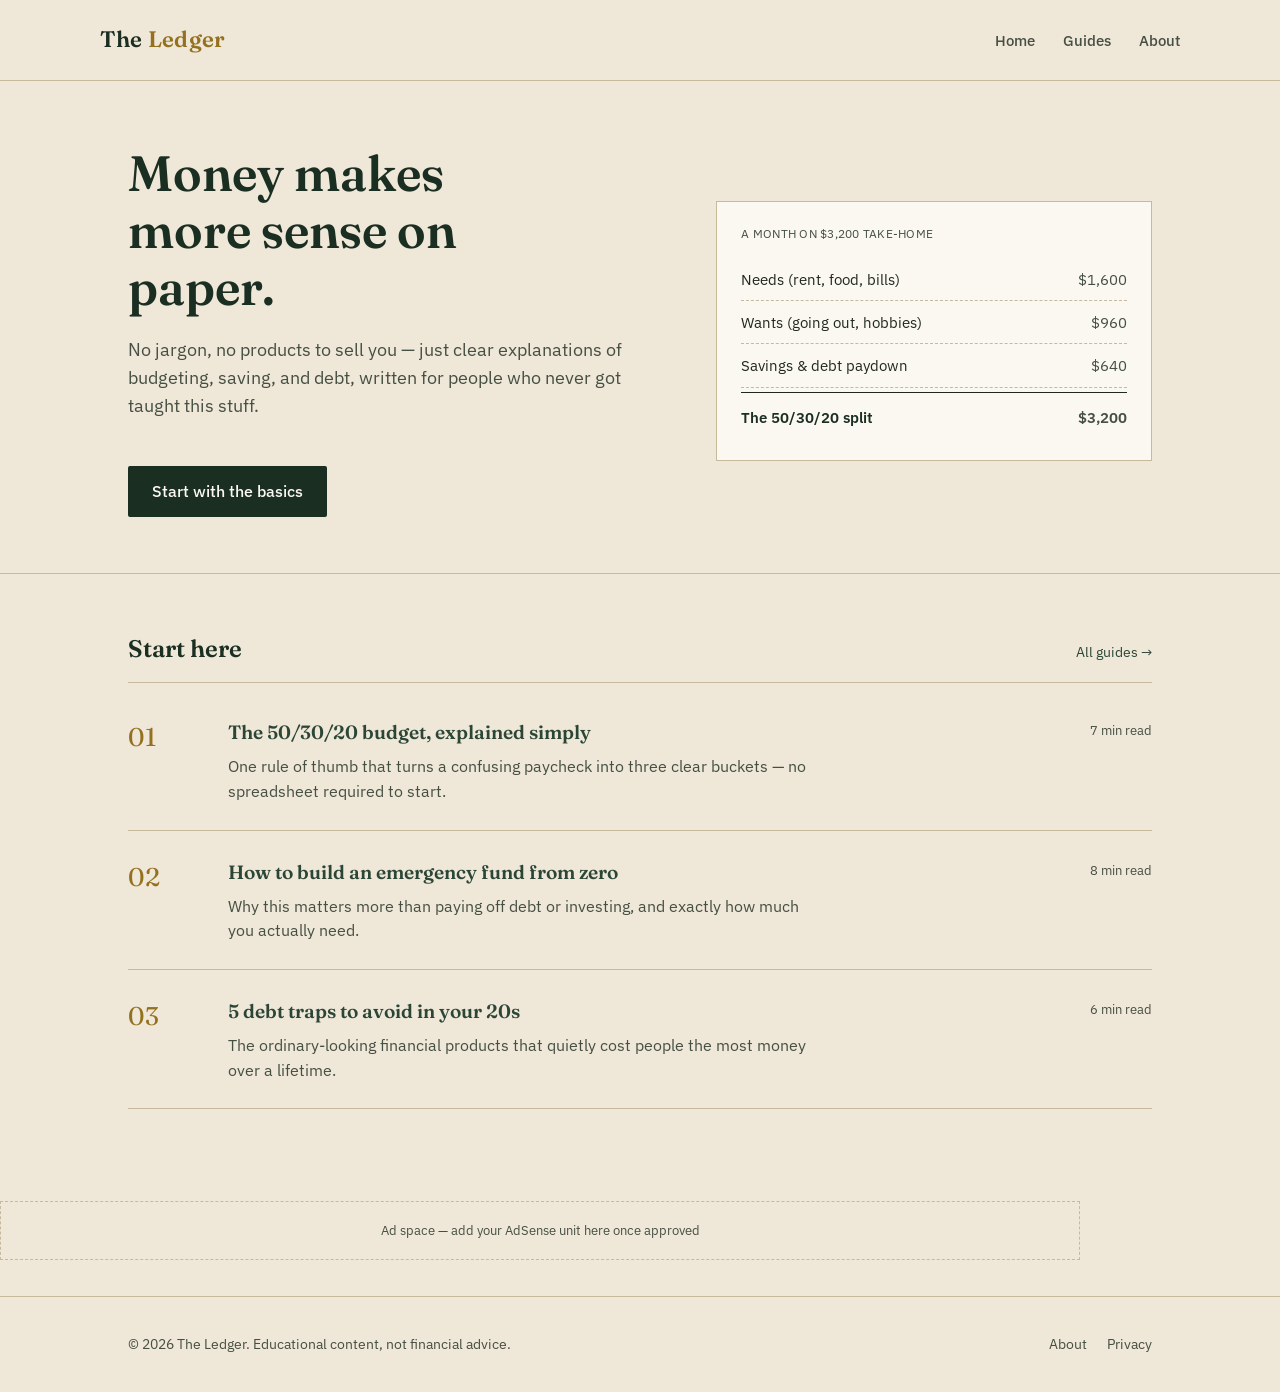
<file: index.html>
<!DOCTYPE html>
<html lang="en">
<head>
<meta charset="UTF-8">
<meta name="viewport" content="width=device-width, initial-scale=1.0">
<title>The Ledger — Personal finance, explained simply</title>
<meta name="description" content="Plain-English guides to budgeting, saving, and avoiding debt — for people who never got taught this stuff.">
<link rel="stylesheet" href="styles.css">
</head>
<body>

<header class="site">
  <div class="wrap nav">
    <a href="index.html" class="brand">The <span>Ledger</span></a>
    <nav class="nav-links">
      <a href="index.html">Home</a>
      <a href="guides.html">Guides</a>
      <a href="about.html">About</a>
    </nav>
  </div>
</header>

<section class="hero">
  <div class="wrap hero-grid">
    <div>
      <h1>Money makes more sense on paper.</h1>
      <p class="lede">No jargon, no products to sell you — just clear explanations of budgeting, saving, and debt, written for people who never got taught this stuff.</p>
      <a href="guides.html" class="cta">Start with the basics</a>
    </div>
    <div class="ledger">
      <div class="ledger-title">A MONTH ON $3,200 TAKE-HOME</div>
      <div class="ledger-row"><span>Needs (rent, food, bills)</span><span class="amt">$1,600</span></div>
      <div class="ledger-row"><span>Wants (going out, hobbies)</span><span class="amt">$960</span></div>
      <div class="ledger-row"><span>Savings & debt paydown</span><span class="amt">$640</span></div>
      <div class="ledger-row total"><span>The 50/30/20 split</span><span class="amt">$3,200</span></div>
    </div>
  </div>
</section>

<section class="section">
  <div class="wrap">
    <div class="section-head">
      <h2>Start here</h2>
      <a href="guides.html">All guides →</a>
    </div>

    <div class="guide-row">
      <div class="num">01</div>
      <div>
        <h3><a href="articles/50-30-20-budget.html">The 50/30/20 budget, explained simply</a></h3>
        <p>One rule of thumb that turns a confusing paycheck into three clear buckets — no spreadsheet required to start.</p>
      </div>
      <div class="tag">7 min read</div>
    </div>

    <div class="guide-row">
      <div class="num">02</div>
      <div>
        <h3><a href="articles/emergency-fund.html">How to build an emergency fund from zero</a></h3>
        <p>Why this matters more than paying off debt or investing, and exactly how much you actually need.</p>
      </div>
      <div class="tag">8 min read</div>
    </div>

    <div class="guide-row">
      <div class="num">03</div>
      <div>
        <h3><a href="articles/debt-traps.html">5 debt traps to avoid in your 20s</a></h3>
        <p>The ordinary-looking financial products that quietly cost people the most money over a lifetime.</p>
      </div>
      <div class="tag">6 min read</div>
    </div>
  </div>
</section>

<div class="ad-slot wrap">Ad space — add your AdSense unit here once approved</div>

<footer class="site">
  <div class="wrap footer-row">
    <div class="fine">© 2026 The Ledger. Educational content, not financial advice.</div>
    <div class="footer-links">
      <a href="about.html">About</a>
      <a href="privacy.html">Privacy</a>
    </div>
  </div>
</footer>

</body>
</html>
</file>
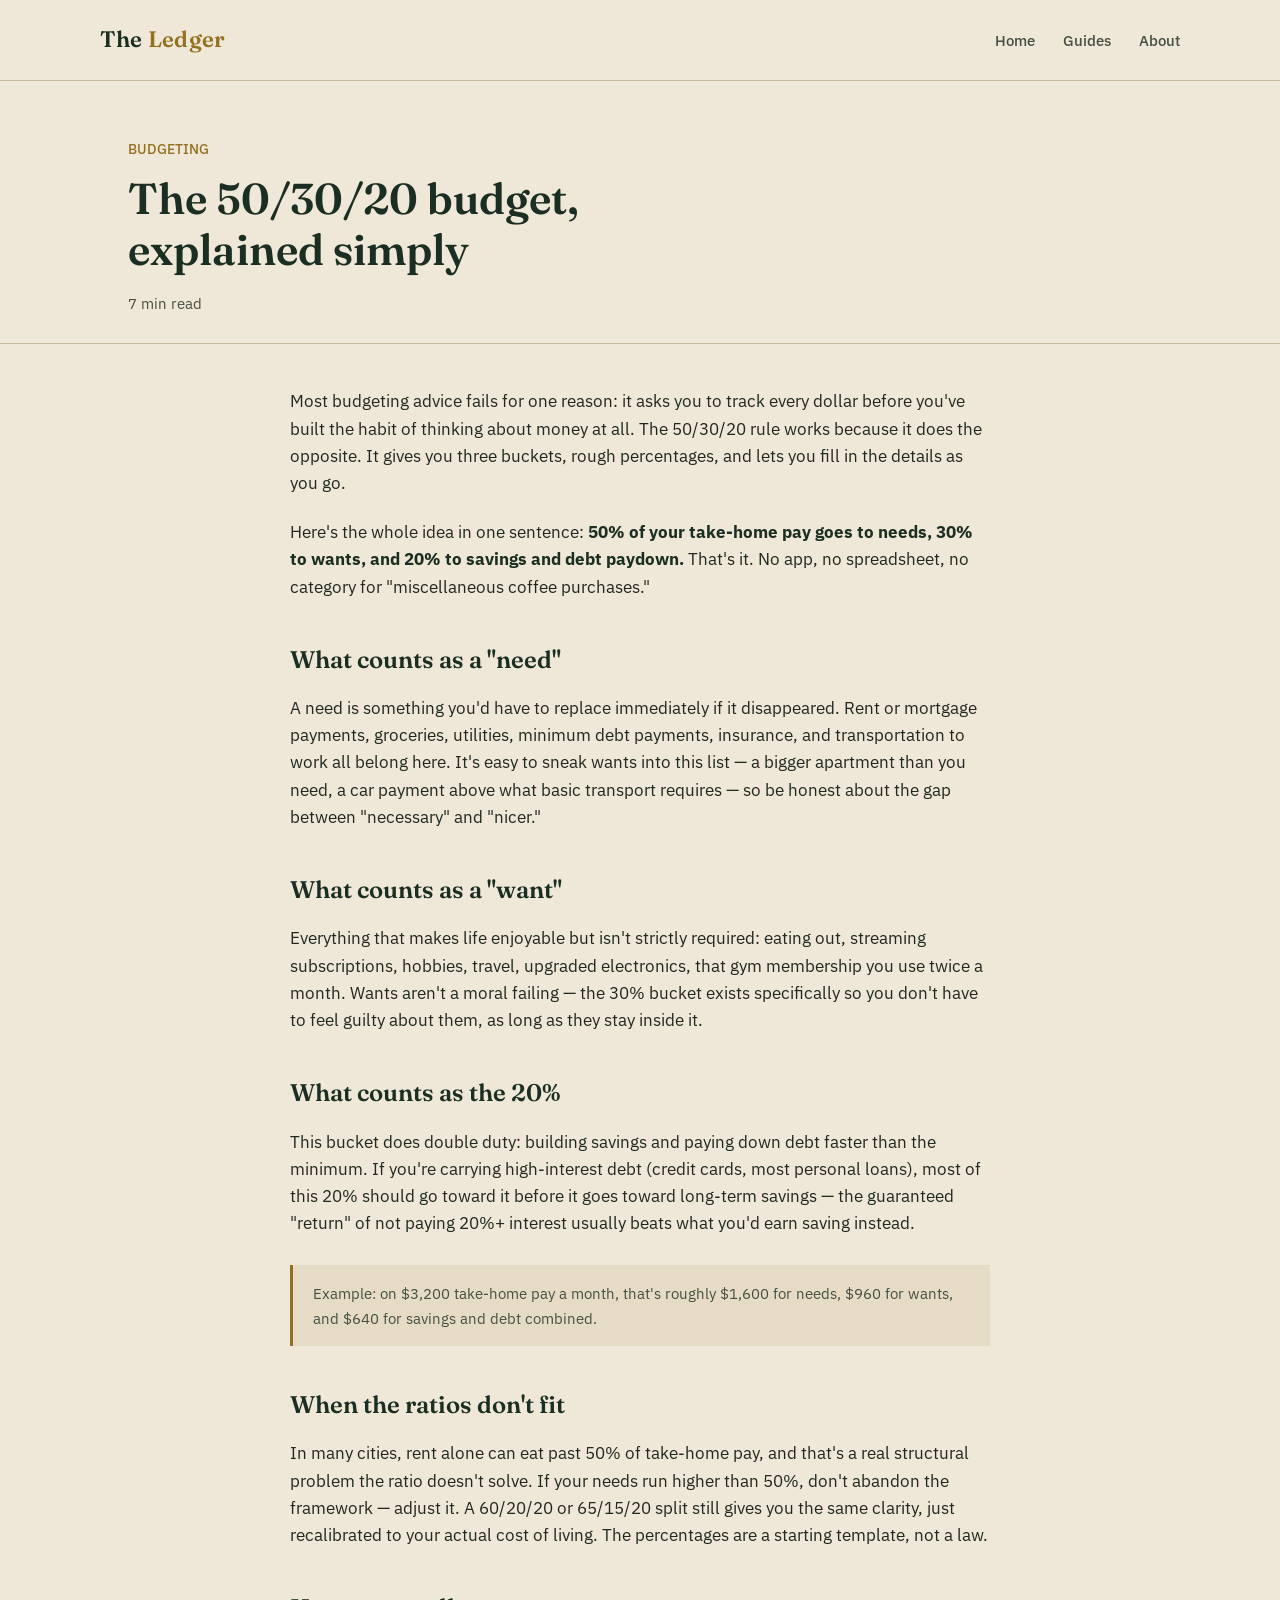
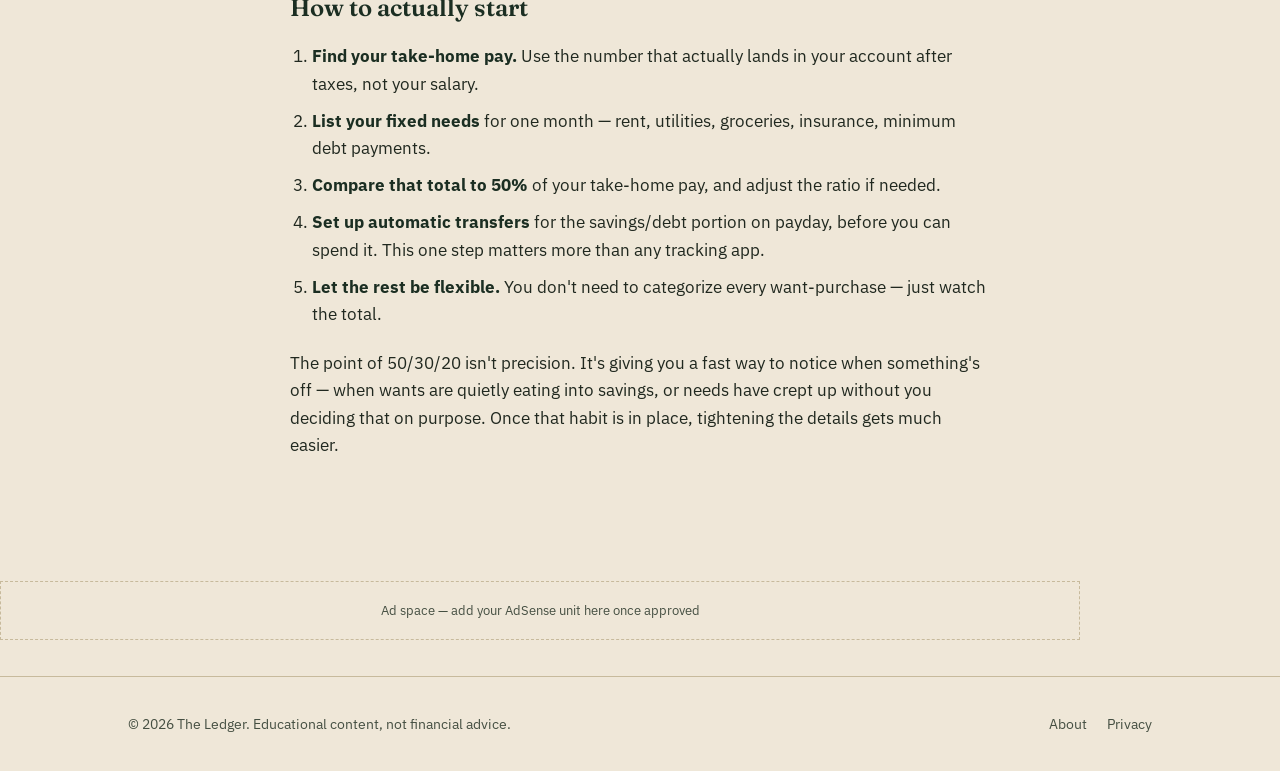
<file: 50-30-20-budget.html>
<!DOCTYPE html>
<html lang="en">
<head>
<meta charset="UTF-8">
<meta name="viewport" content="width=device-width, initial-scale=1.0">
<title>The 50/30/20 budget, explained simply — The Ledger</title>
<meta name="description" content="A plain-English walkthrough of the 50/30/20 budgeting rule, with real numbers and what to do when it doesn't quite fit.">
<link rel="stylesheet" href="../styles.css">
</head>
<body>

<header class="site">
  <div class="wrap nav">
    <a href="../index.html" class="brand">The <span>Ledger</span></a>
    <nav class="nav-links">
      <a href="../index.html">Home</a>
      <a href="../guides.html">Guides</a>
      <a href="../about.html">About</a>
    </nav>
  </div>
</header>

<div class="article-head">
  <div class="wrap">
    <div class="kicker">BUDGETING</div>
    <h1>The 50/30/20 budget, explained simply</h1>
    <div class="meta">7 min read</div>
  </div>
</div>

<div class="article-body wrap">

<p>Most budgeting advice fails for one reason: it asks you to track every dollar before you've built the habit of thinking about money at all. The 50/30/20 rule works because it does the opposite. It gives you three buckets, rough percentages, and lets you fill in the details as you go.</p>

<p>Here's the whole idea in one sentence: <strong>50% of your take-home pay goes to needs, 30% to wants, and 20% to savings and debt paydown.</strong> That's it. No app, no spreadsheet, no category for "miscellaneous coffee purchases."</p>

<h2>What counts as a "need"</h2>
<p>A need is something you'd have to replace immediately if it disappeared. Rent or mortgage payments, groceries, utilities, minimum debt payments, insurance, and transportation to work all belong here. It's easy to sneak wants into this list — a bigger apartment than you need, a car payment above what basic transport requires — so be honest about the gap between "necessary" and "nicer."</p>

<h2>What counts as a "want"</h2>
<p>Everything that makes life enjoyable but isn't strictly required: eating out, streaming subscriptions, hobbies, travel, upgraded electronics, that gym membership you use twice a month. Wants aren't a moral failing — the 30% bucket exists specifically so you don't have to feel guilty about them, as long as they stay inside it.</p>

<h2>What counts as the 20%</h2>
<p>This bucket does double duty: building savings and paying down debt faster than the minimum. If you're carrying high-interest debt (credit cards, most personal loans), most of this 20% should go toward it before it goes toward long-term savings — the guaranteed "return" of not paying 20%+ interest usually beats what you'd earn saving instead.</p>

<div class="callout">
Example: on $3,200 take-home pay a month, that's roughly $1,600 for needs, $960 for wants, and $640 for savings and debt combined.
</div>

<h2>When the ratios don't fit</h2>
<p>In many cities, rent alone can eat past 50% of take-home pay, and that's a real structural problem the ratio doesn't solve. If your needs run higher than 50%, don't abandon the framework — adjust it. A 60/20/20 or 65/15/20 split still gives you the same clarity, just recalibrated to your actual cost of living. The percentages are a starting template, not a law.</p>

<h2>How to actually start</h2>
<ol>
  <li><strong>Find your take-home pay.</strong> Use the number that actually lands in your account after taxes, not your salary.</li>
  <li><strong>List your fixed needs</strong> for one month — rent, utilities, groceries, insurance, minimum debt payments.</li>
  <li><strong>Compare that total to 50%</strong> of your take-home pay, and adjust the ratio if needed.</li>
  <li><strong>Set up automatic transfers</strong> for the savings/debt portion on payday, before you can spend it. This one step matters more than any tracking app.</li>
  <li><strong>Let the rest be flexible.</strong> You don't need to categorize every want-purchase — just watch the total.</li>
</ol>

<p>The point of 50/30/20 isn't precision. It's giving you a fast way to notice when something's off — when wants are quietly eating into savings, or needs have crept up without you deciding that on purpose. Once that habit is in place, tightening the details gets much easier.</p>

</div>

<div class="ad-slot wrap">Ad space — add your AdSense unit here once approved</div>

<footer class="site">
  <div class="wrap footer-row">
    <div class="fine">© 2026 The Ledger. Educational content, not financial advice.</div>
    <div class="footer-links">
      <a href="../about.html">About</a>
      <a href="../privacy.html">Privacy</a>
    </div>
  </div>
</footer>

</body>
</html>
</file>
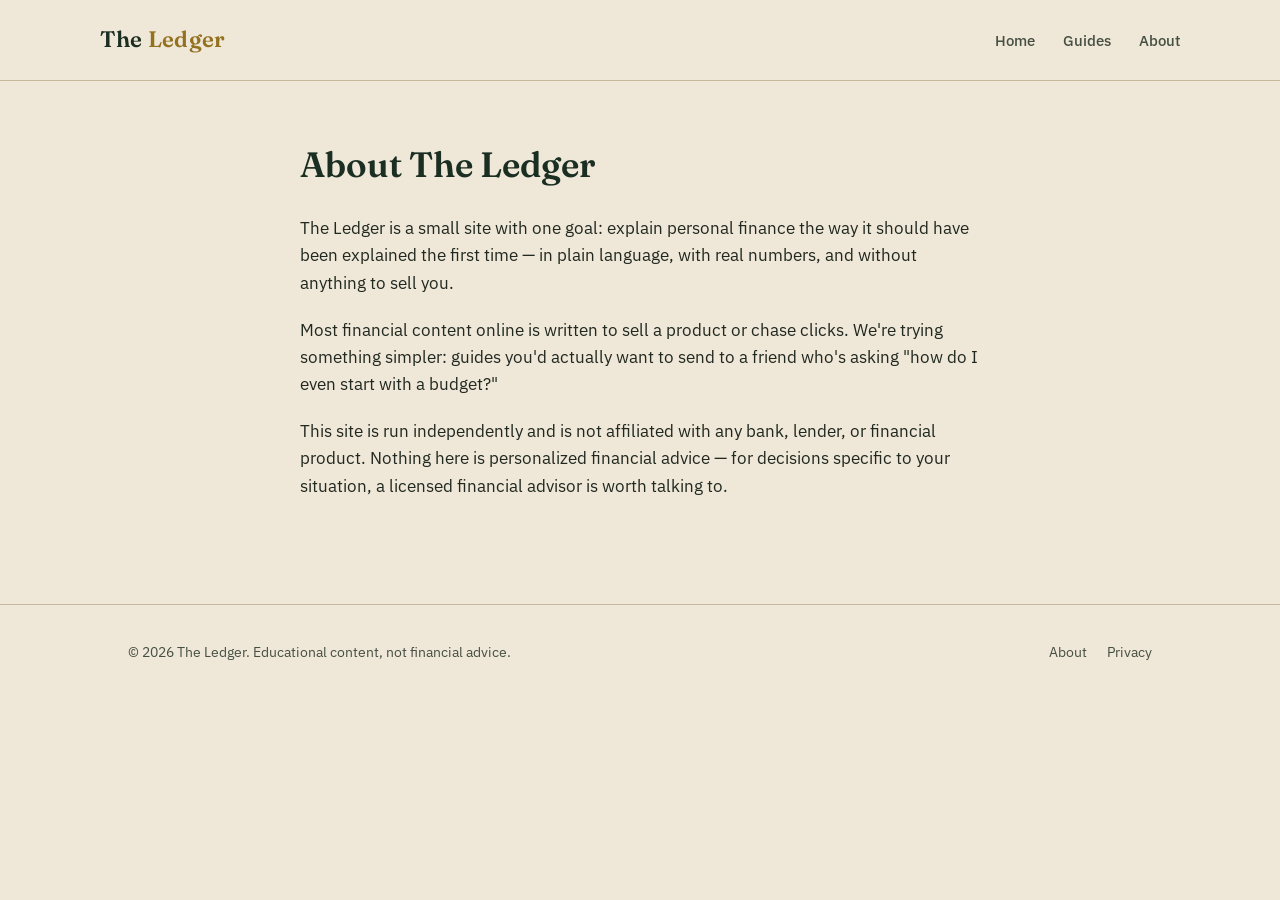
<file: about.html>
<!DOCTYPE html>
<html lang="en">
<head>
<meta charset="UTF-8">
<meta name="viewport" content="width=device-width, initial-scale=1.0">
<title>About — The Ledger</title>
<link rel="stylesheet" href="styles.css">
</head>
<body>

<header class="site">
  <div class="wrap nav">
    <a href="index.html" class="brand">The <span>Ledger</span></a>
    <nav class="nav-links">
      <a href="index.html">Home</a>
      <a href="guides.html">Guides</a>
      <a href="about.html">About</a>
    </nav>
  </div>
</header>

<div class="page-body wrap">
  <h1>About The Ledger</h1>
  <p>The Ledger is a small site with one goal: explain personal finance the way it should have been explained the first time — in plain language, with real numbers, and without anything to sell you.</p>
  <p>Most financial content online is written to sell a product or chase clicks. We're trying something simpler: guides you'd actually want to send to a friend who's asking "how do I even start with a budget?"</p>
  <p>This site is run independently and is not affiliated with any bank, lender, or financial product. Nothing here is personalized financial advice — for decisions specific to your situation, a licensed financial advisor is worth talking to.</p>
</div>

<footer class="site">
  <div class="wrap footer-row">
    <div class="fine">© 2026 The Ledger. Educational content, not financial advice.</div>
    <div class="footer-links">
      <a href="about.html">About</a>
      <a href="privacy.html">Privacy</a>
    </div>
  </div>
</footer>

</body>
</html>
</file>
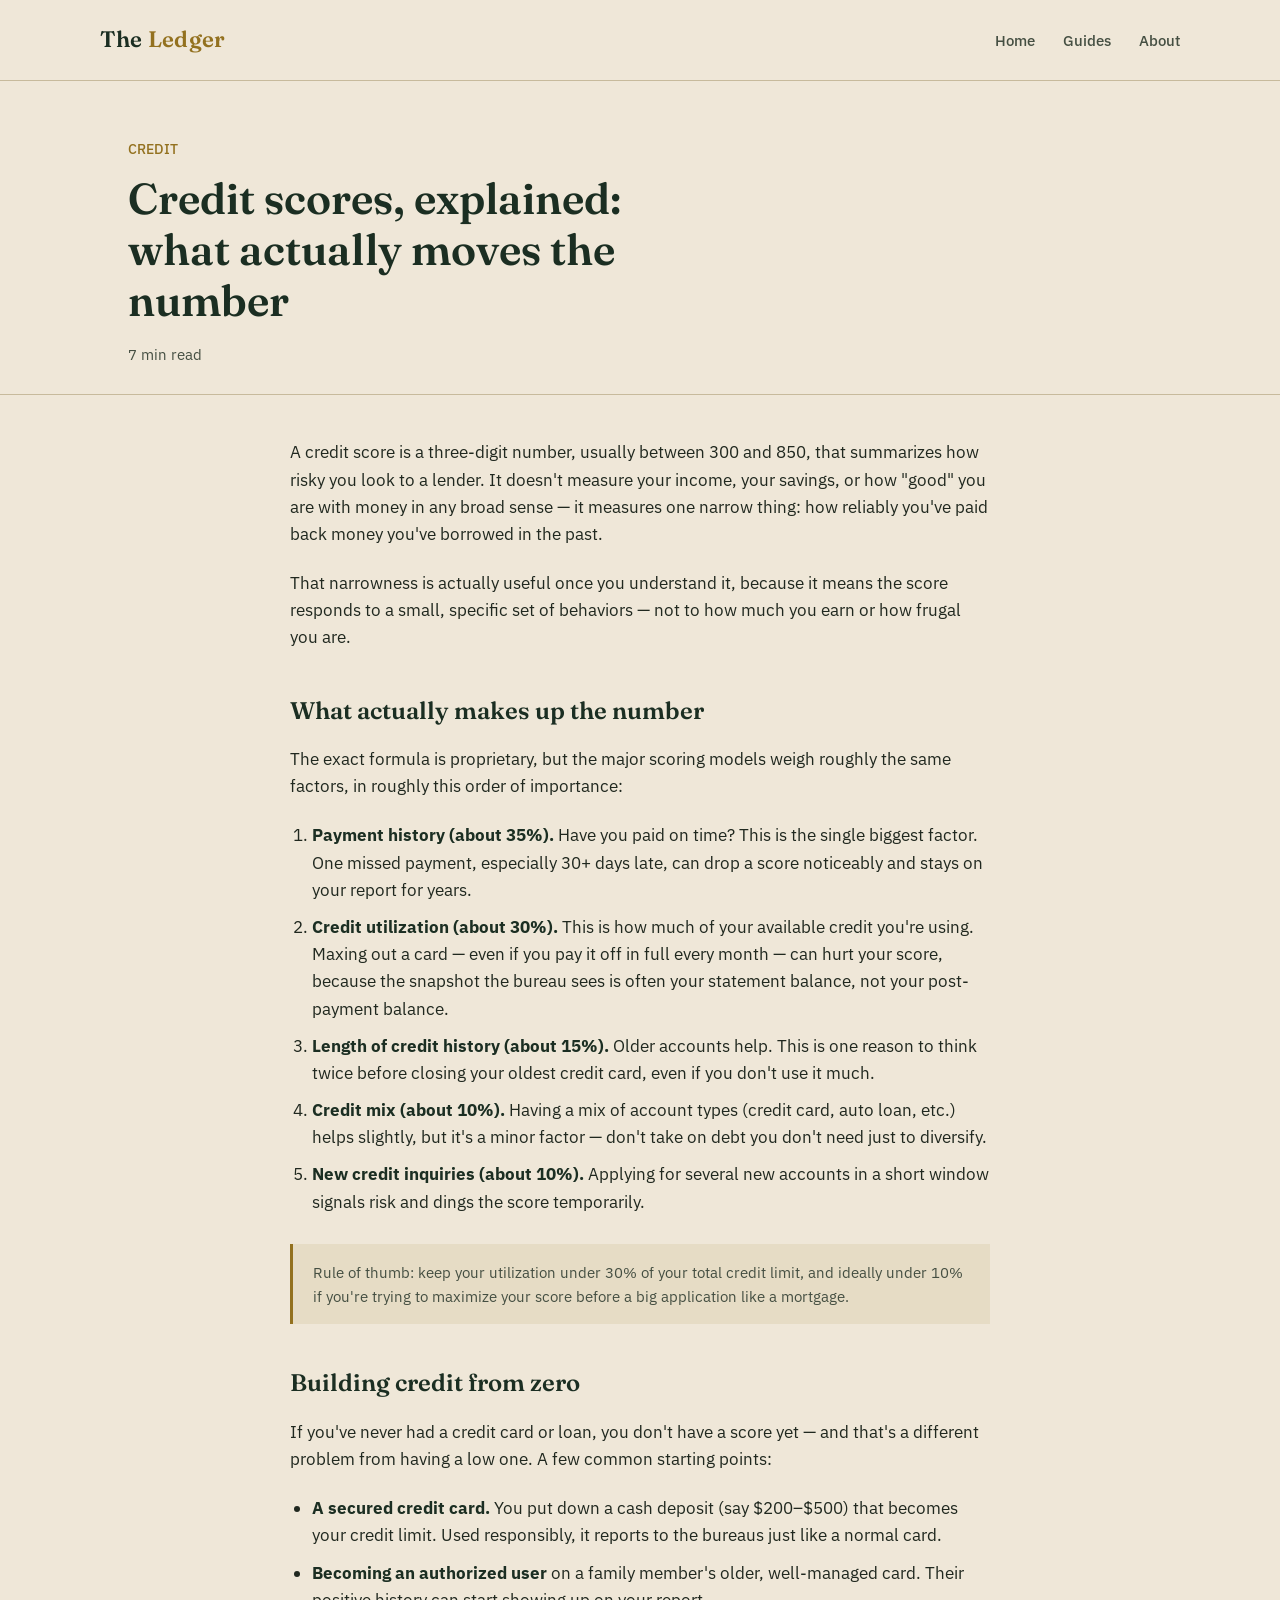
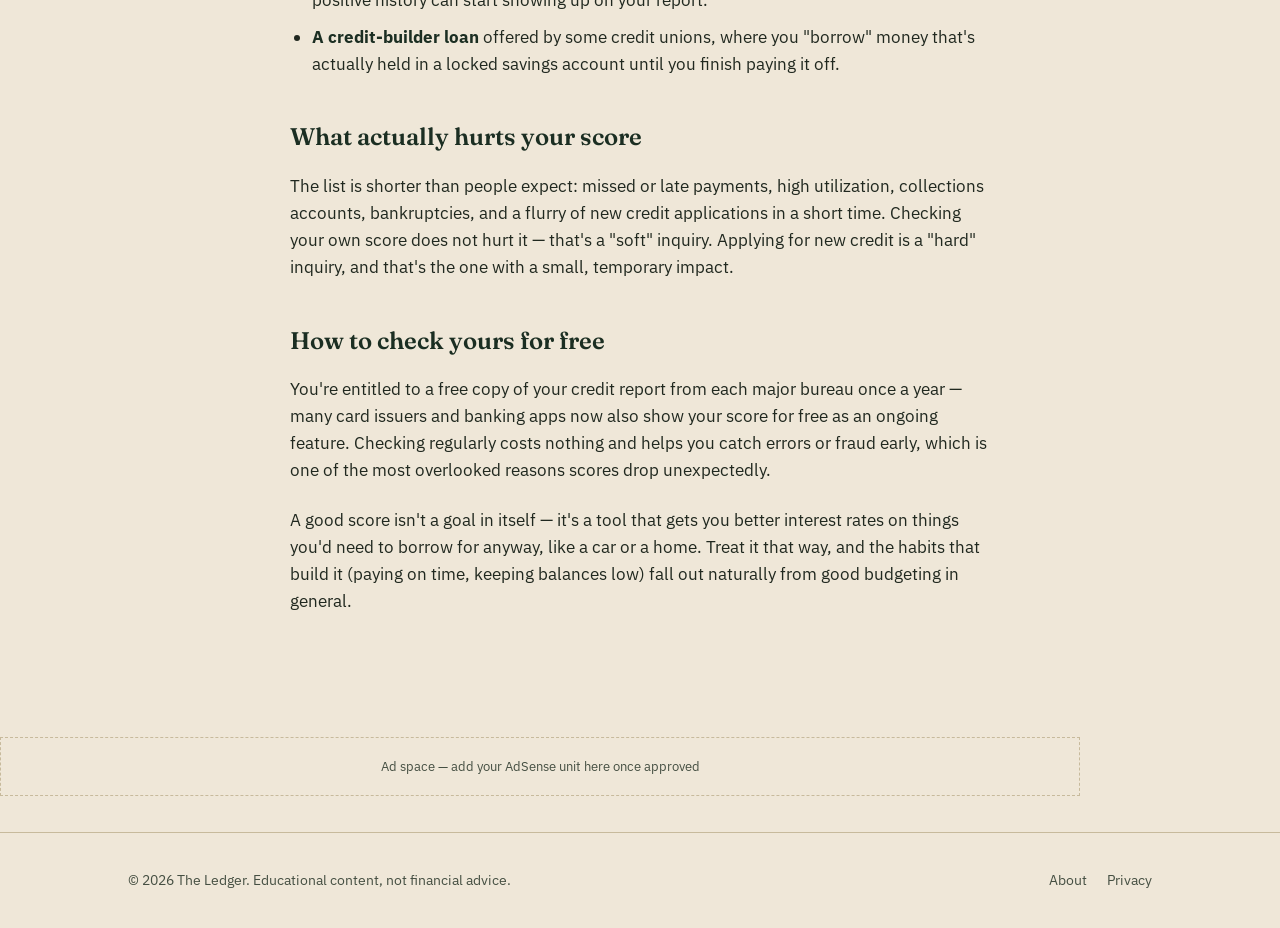
<file: credit-score-basics.html>
<!DOCTYPE html>
<html lang="en">
<head>
<meta charset="UTF-8">
<meta name="viewport" content="width=device-width, initial-scale=1.0">
<title>Credit scores, explained: what actually moves the number — The Ledger</title>
<meta name="description" content="What a credit score actually measures, what moves it up or down, and how to build one from scratch.">
<link rel="stylesheet" href="../styles.css">
</head>
<body>

<header class="site">
  <div class="wrap nav">
    <a href="../index.html" class="brand">The <span>Ledger</span></a>
    <nav class="nav-links">
      <a href="../index.html">Home</a>
      <a href="../guides.html">Guides</a>
      <a href="../about.html">About</a>
    </nav>
  </div>
</header>

<div class="article-head">
  <div class="wrap">
    <div class="kicker">CREDIT</div>
    <h1>Credit scores, explained: what actually moves the number</h1>
    <div class="meta">7 min read</div>
  </div>
</div>

<div class="article-body wrap">

<p>A credit score is a three-digit number, usually between 300 and 850, that summarizes how risky you look to a lender. It doesn't measure your income, your savings, or how "good" you are with money in any broad sense — it measures one narrow thing: how reliably you've paid back money you've borrowed in the past.</p>

<p>That narrowness is actually useful once you understand it, because it means the score responds to a small, specific set of behaviors — not to how much you earn or how frugal you are.</p>

<h2>What actually makes up the number</h2>
<p>The exact formula is proprietary, but the major scoring models weigh roughly the same factors, in roughly this order of importance:</p>

<ol>
  <li><strong>Payment history (about 35%).</strong> Have you paid on time? This is the single biggest factor. One missed payment, especially 30+ days late, can drop a score noticeably and stays on your report for years.</li>
  <li><strong>Credit utilization (about 30%).</strong> This is how much of your available credit you're using. Maxing out a card — even if you pay it off in full every month — can hurt your score, because the snapshot the bureau sees is often your statement balance, not your post-payment balance.</li>
  <li><strong>Length of credit history (about 15%).</strong> Older accounts help. This is one reason to think twice before closing your oldest credit card, even if you don't use it much.</li>
  <li><strong>Credit mix (about 10%).</strong> Having a mix of account types (credit card, auto loan, etc.) helps slightly, but it's a minor factor — don't take on debt you don't need just to diversify.</li>
  <li><strong>New credit inquiries (about 10%).</strong> Applying for several new accounts in a short window signals risk and dings the score temporarily.</li>
</ol>

<div class="callout">
Rule of thumb: keep your utilization under 30% of your total credit limit, and ideally under 10% if you're trying to maximize your score before a big application like a mortgage.
</div>

<h2>Building credit from zero</h2>
<p>If you've never had a credit card or loan, you don't have a score yet — and that's a different problem from having a low one. A few common starting points:</p>
<ul>
  <li><strong>A secured credit card.</strong> You put down a cash deposit (say $200–$500) that becomes your credit limit. Used responsibly, it reports to the bureaus just like a normal card.</li>
  <li><strong>Becoming an authorized user</strong> on a family member's older, well-managed card. Their positive history can start showing up on your report.</li>
  <li><strong>A credit-builder loan</strong> offered by some credit unions, where you "borrow" money that's actually held in a locked savings account until you finish paying it off.</li>
</ul>

<h2>What actually hurts your score</h2>
<p>The list is shorter than people expect: missed or late payments, high utilization, collections accounts, bankruptcies, and a flurry of new credit applications in a short time. Checking your own score does not hurt it — that's a "soft" inquiry. Applying for new credit is a "hard" inquiry, and that's the one with a small, temporary impact.</p>

<h2>How to check yours for free</h2>
<p>You're entitled to a free copy of your credit report from each major bureau once a year — many card issuers and banking apps now also show your score for free as an ongoing feature. Checking regularly costs nothing and helps you catch errors or fraud early, which is one of the most overlooked reasons scores drop unexpectedly.</p>

<p>A good score isn't a goal in itself — it's a tool that gets you better interest rates on things you'd need to borrow for anyway, like a car or a home. Treat it that way, and the habits that build it (paying on time, keeping balances low) fall out naturally from good budgeting in general.</p>

</div>

<div class="ad-slot wrap">Ad space — add your AdSense unit here once approved</div>

<footer class="site">
  <div class="wrap footer-row">
    <div class="fine">© 2026 The Ledger. Educational content, not financial advice.</div>
    <div class="footer-links">
      <a href="../about.html">About</a>
      <a href="../privacy.html">Privacy</a>
    </div>
  </div>
</footer>

</body>
</html>
</file>
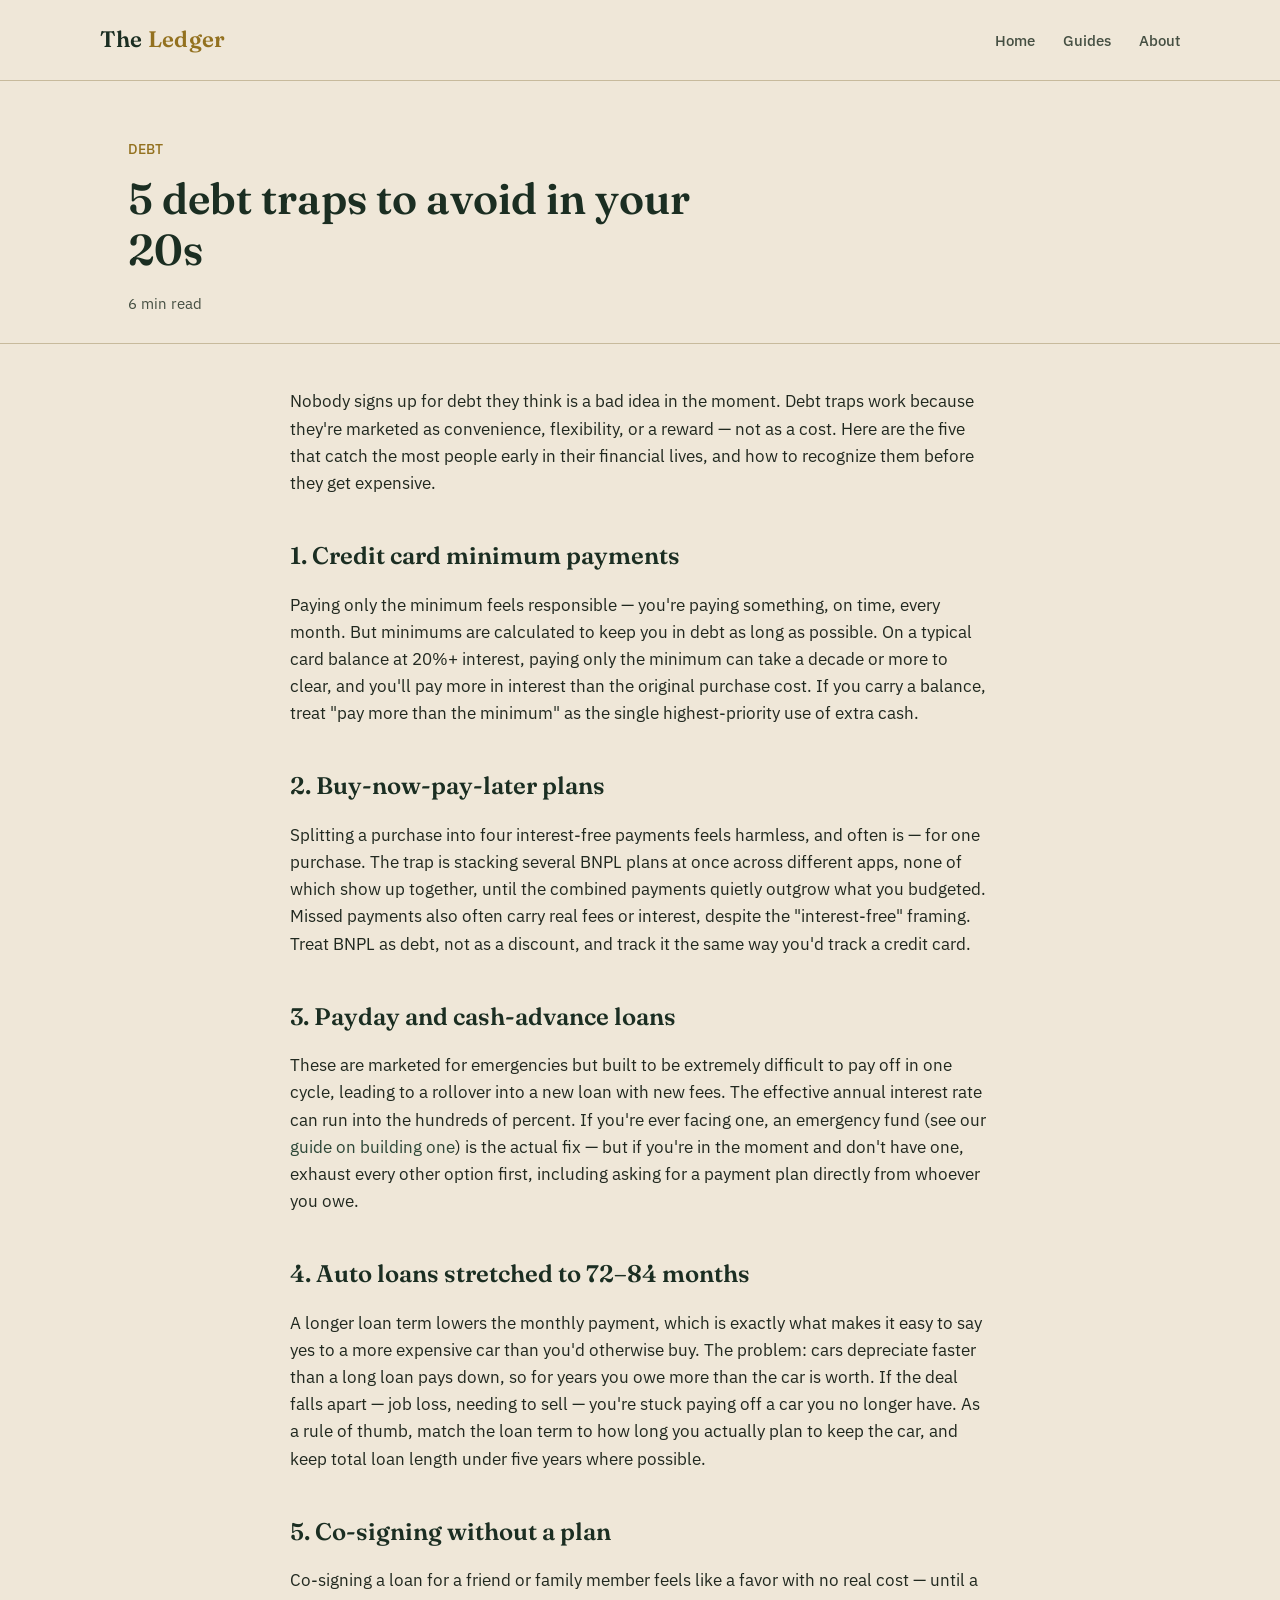
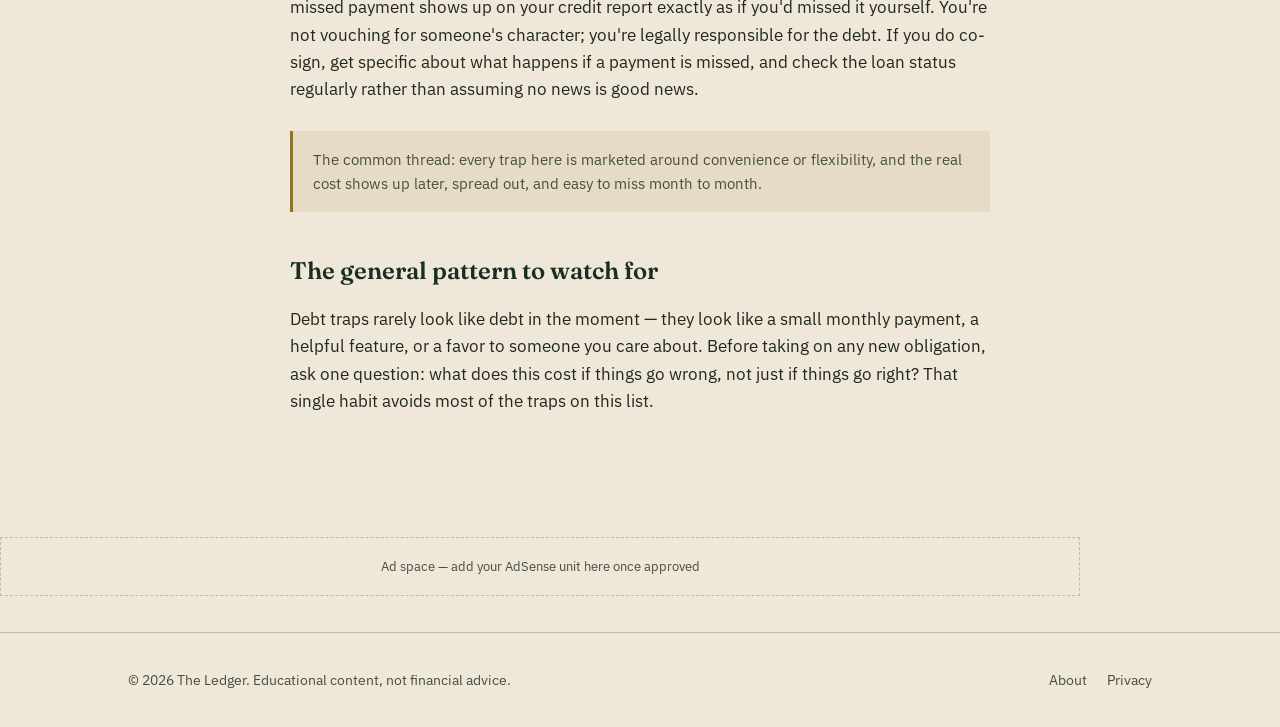
<file: debt-traps.html>
<!DOCTYPE html>
<html lang="en">
<head>
<meta charset="UTF-8">
<meta name="viewport" content="width=device-width, initial-scale=1.0">
<title>5 debt traps to avoid in your 20s — The Ledger</title>
<meta name="description" content="The ordinary-looking financial products that quietly cost people the most money over a lifetime.">
<link rel="stylesheet" href="../styles.css">
</head>
<body>

<header class="site">
  <div class="wrap nav">
    <a href="../index.html" class="brand">The <span>Ledger</span></a>
    <nav class="nav-links">
      <a href="../index.html">Home</a>
      <a href="../guides.html">Guides</a>
      <a href="../about.html">About</a>
    </nav>
  </div>
</header>

<div class="article-head">
  <div class="wrap">
    <div class="kicker">DEBT</div>
    <h1>5 debt traps to avoid in your 20s</h1>
    <div class="meta">6 min read</div>
  </div>
</div>

<div class="article-body wrap">

<p>Nobody signs up for debt they think is a bad idea in the moment. Debt traps work because they're marketed as convenience, flexibility, or a reward — not as a cost. Here are the five that catch the most people early in their financial lives, and how to recognize them before they get expensive.</p>

<h2>1. Credit card minimum payments</h2>
<p>Paying only the minimum feels responsible — you're paying something, on time, every month. But minimums are calculated to keep you in debt as long as possible. On a typical card balance at 20%+ interest, paying only the minimum can take a decade or more to clear, and you'll pay more in interest than the original purchase cost. If you carry a balance, treat "pay more than the minimum" as the single highest-priority use of extra cash.</p>

<h2>2. Buy-now-pay-later plans</h2>
<p>Splitting a purchase into four interest-free payments feels harmless, and often is — for one purchase. The trap is stacking several BNPL plans at once across different apps, none of which show up together, until the combined payments quietly outgrow what you budgeted. Missed payments also often carry real fees or interest, despite the "interest-free" framing. Treat BNPL as debt, not as a discount, and track it the same way you'd track a credit card.</p>

<h2>3. Payday and cash-advance loans</h2>
<p>These are marketed for emergencies but built to be extremely difficult to pay off in one cycle, leading to a rollover into a new loan with new fees. The effective annual interest rate can run into the hundreds of percent. If you're ever facing one, an emergency fund (see our <a href="emergency-fund.html">guide on building one</a>) is the actual fix — but if you're in the moment and don't have one, exhaust every other option first, including asking for a payment plan directly from whoever you owe.</p>

<h2>4. Auto loans stretched to 72–84 months</h2>
<p>A longer loan term lowers the monthly payment, which is exactly what makes it easy to say yes to a more expensive car than you'd otherwise buy. The problem: cars depreciate faster than a long loan pays down, so for years you owe more than the car is worth. If the deal falls apart — job loss, needing to sell — you're stuck paying off a car you no longer have. As a rule of thumb, match the loan term to how long you actually plan to keep the car, and keep total loan length under five years where possible.</p>

<h2>5. Co-signing without a plan</h2>
<p>Co-signing a loan for a friend or family member feels like a favor with no real cost — until a missed payment shows up on your credit report exactly as if you'd missed it yourself. You're not vouching for someone's character; you're legally responsible for the debt. If you do co-sign, get specific about what happens if a payment is missed, and check the loan status regularly rather than assuming no news is good news.</p>

<div class="callout">
The common thread: every trap here is marketed around convenience or flexibility, and the real cost shows up later, spread out, and easy to miss month to month.
</div>

<h2>The general pattern to watch for</h2>
<p>Debt traps rarely look like debt in the moment — they look like a small monthly payment, a helpful feature, or a favor to someone you care about. Before taking on any new obligation, ask one question: what does this cost if things go wrong, not just if things go right? That single habit avoids most of the traps on this list.</p>

</div>

<div class="ad-slot wrap">Ad space — add your AdSense unit here once approved</div>

<footer class="site">
  <div class="wrap footer-row">
    <div class="fine">© 2026 The Ledger. Educational content, not financial advice.</div>
    <div class="footer-links">
      <a href="../about.html">About</a>
      <a href="../privacy.html">Privacy</a>
    </div>
  </div>
</footer>

</body>
</html>
</file>
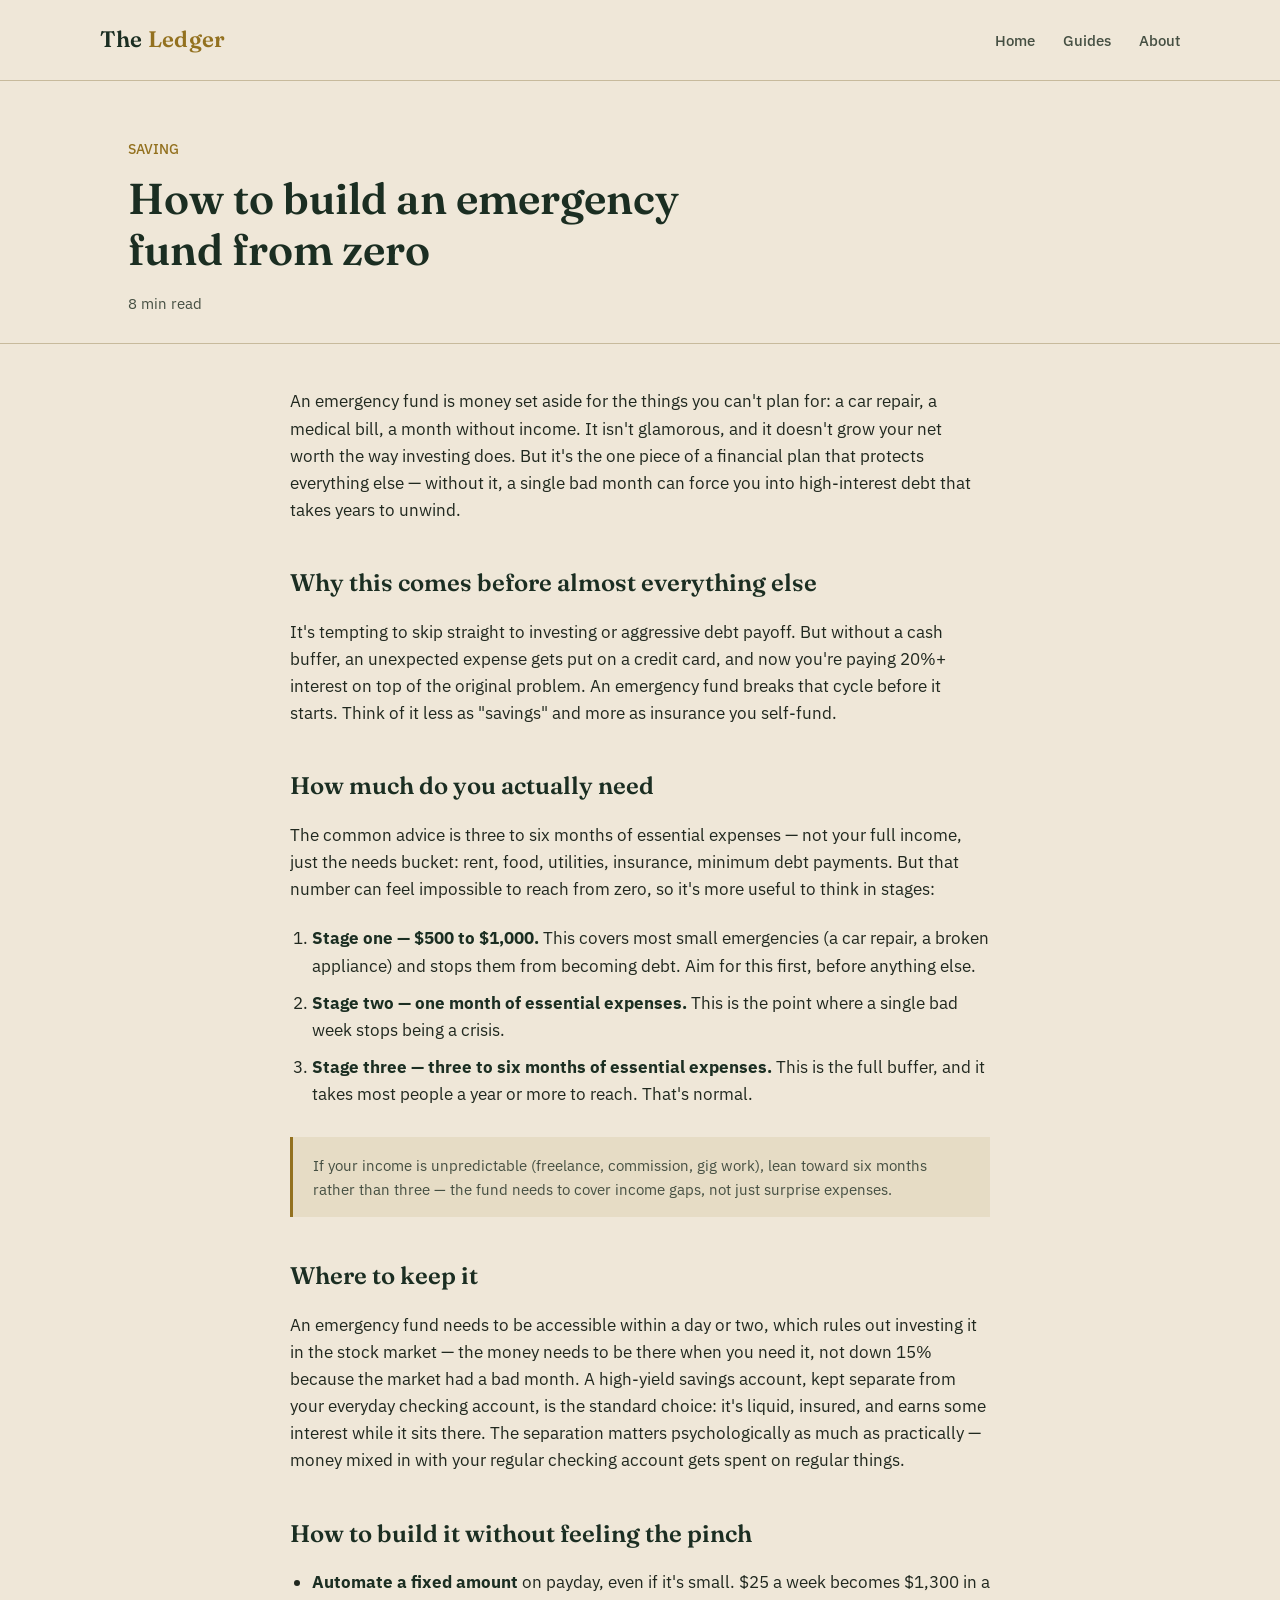
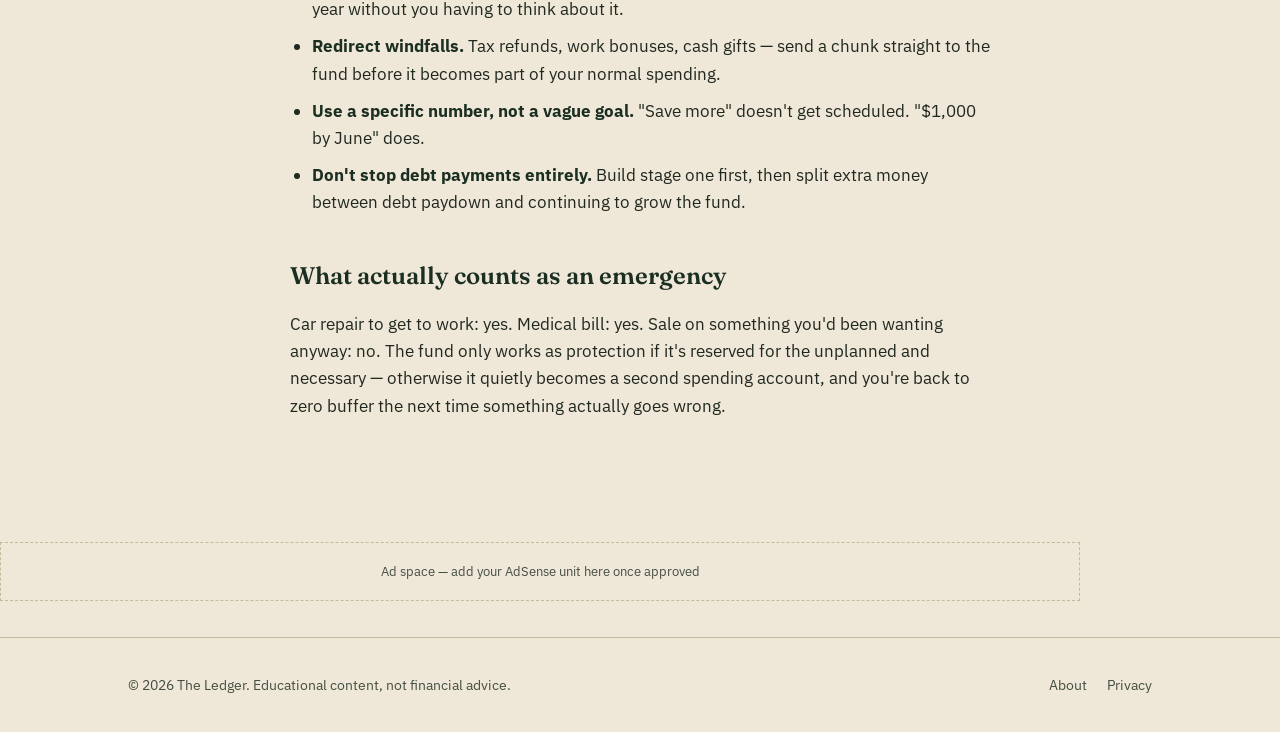
<file: emergency-fund.html>
<!DOCTYPE html>
<html lang="en">
<head>
<meta charset="UTF-8">
<meta name="viewport" content="width=device-width, initial-scale=1.0">
<title>How to build an emergency fund from zero — The Ledger</title>
<meta name="description" content="Why an emergency fund matters more than paying off debt or investing first, and exactly how much you need.">
<link rel="stylesheet" href="../styles.css">
</head>
<body>

<header class="site">
  <div class="wrap nav">
    <a href="../index.html" class="brand">The <span>Ledger</span></a>
    <nav class="nav-links">
      <a href="../index.html">Home</a>
      <a href="../guides.html">Guides</a>
      <a href="../about.html">About</a>
    </nav>
  </div>
</header>

<div class="article-head">
  <div class="wrap">
    <div class="kicker">SAVING</div>
    <h1>How to build an emergency fund from zero</h1>
    <div class="meta">8 min read</div>
  </div>
</div>

<div class="article-body wrap">

<p>An emergency fund is money set aside for the things you can't plan for: a car repair, a medical bill, a month without income. It isn't glamorous, and it doesn't grow your net worth the way investing does. But it's the one piece of a financial plan that protects everything else — without it, a single bad month can force you into high-interest debt that takes years to unwind.</p>

<h2>Why this comes before almost everything else</h2>
<p>It's tempting to skip straight to investing or aggressive debt payoff. But without a cash buffer, an unexpected expense gets put on a credit card, and now you're paying 20%+ interest on top of the original problem. An emergency fund breaks that cycle before it starts. Think of it less as "savings" and more as insurance you self-fund.</p>

<h2>How much do you actually need</h2>
<p>The common advice is three to six months of essential expenses — not your full income, just the needs bucket: rent, food, utilities, insurance, minimum debt payments. But that number can feel impossible to reach from zero, so it's more useful to think in stages:</p>

<ol>
  <li><strong>Stage one — $500 to $1,000.</strong> This covers most small emergencies (a car repair, a broken appliance) and stops them from becoming debt. Aim for this first, before anything else.</li>
  <li><strong>Stage two — one month of essential expenses.</strong> This is the point where a single bad week stops being a crisis.</li>
  <li><strong>Stage three — three to six months of essential expenses.</strong> This is the full buffer, and it takes most people a year or more to reach. That's normal.</li>
</ol>

<div class="callout">
If your income is unpredictable (freelance, commission, gig work), lean toward six months rather than three — the fund needs to cover income gaps, not just surprise expenses.
</div>

<h2>Where to keep it</h2>
<p>An emergency fund needs to be accessible within a day or two, which rules out investing it in the stock market — the money needs to be there when you need it, not down 15% because the market had a bad month. A high-yield savings account, kept separate from your everyday checking account, is the standard choice: it's liquid, insured, and earns some interest while it sits there. The separation matters psychologically as much as practically — money mixed in with your regular checking account gets spent on regular things.</p>

<h2>How to build it without feeling the pinch</h2>
<ul>
  <li><strong>Automate a fixed amount</strong> on payday, even if it's small. $25 a week becomes $1,300 in a year without you having to think about it.</li>
  <li><strong>Redirect windfalls.</strong> Tax refunds, work bonuses, cash gifts — send a chunk straight to the fund before it becomes part of your normal spending.</li>
  <li><strong>Use a specific number, not a vague goal.</strong> "Save more" doesn't get scheduled. "$1,000 by June" does.</li>
  <li><strong>Don't stop debt payments entirely.</strong> Build stage one first, then split extra money between debt paydown and continuing to grow the fund.</li>
</ul>

<h2>What actually counts as an emergency</h2>
<p>Car repair to get to work: yes. Medical bill: yes. Sale on something you'd been wanting anyway: no. The fund only works as protection if it's reserved for the unplanned and necessary — otherwise it quietly becomes a second spending account, and you're back to zero buffer the next time something actually goes wrong.</p>

</div>

<div class="ad-slot wrap">Ad space — add your AdSense unit here once approved</div>

<footer class="site">
  <div class="wrap footer-row">
    <div class="fine">© 2026 The Ledger. Educational content, not financial advice.</div>
    <div class="footer-links">
      <a href="../about.html">About</a>
      <a href="../privacy.html">Privacy</a>
    </div>
  </div>
</footer>

</body>
</html>
</file>
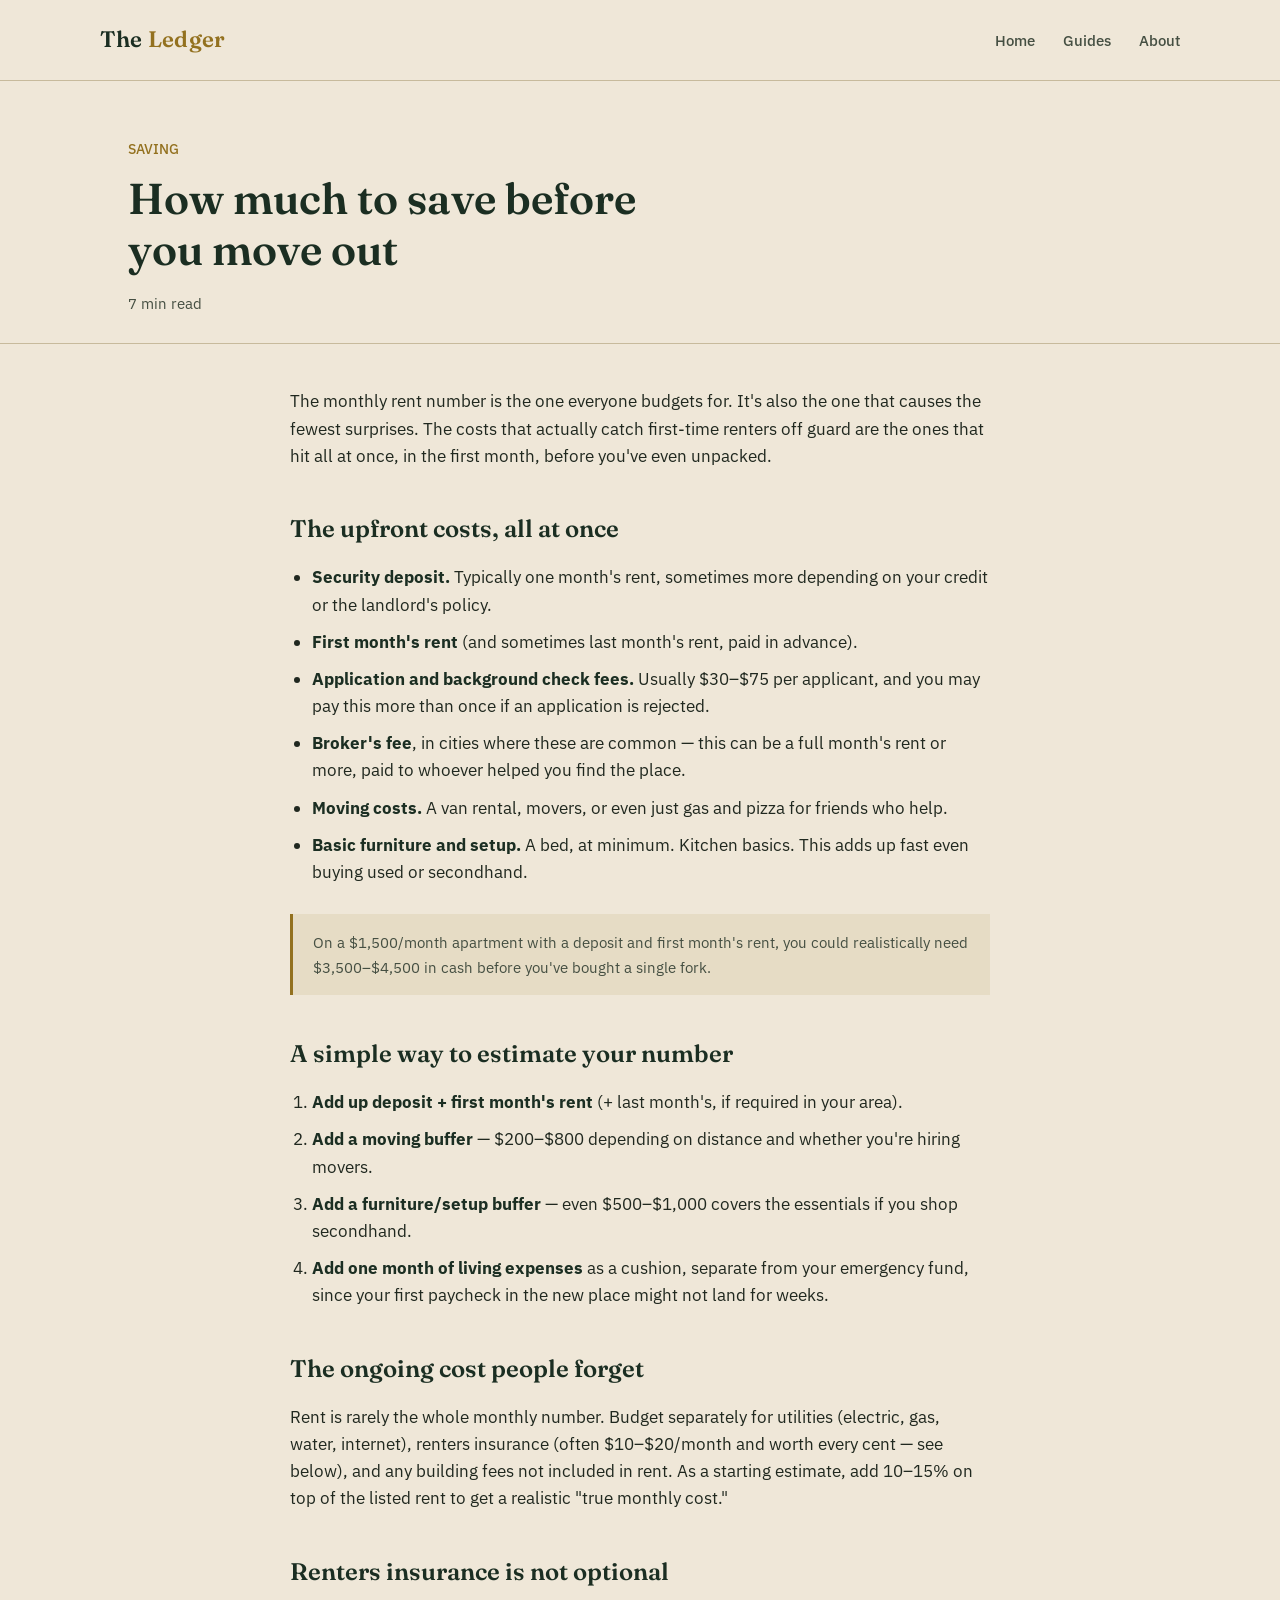
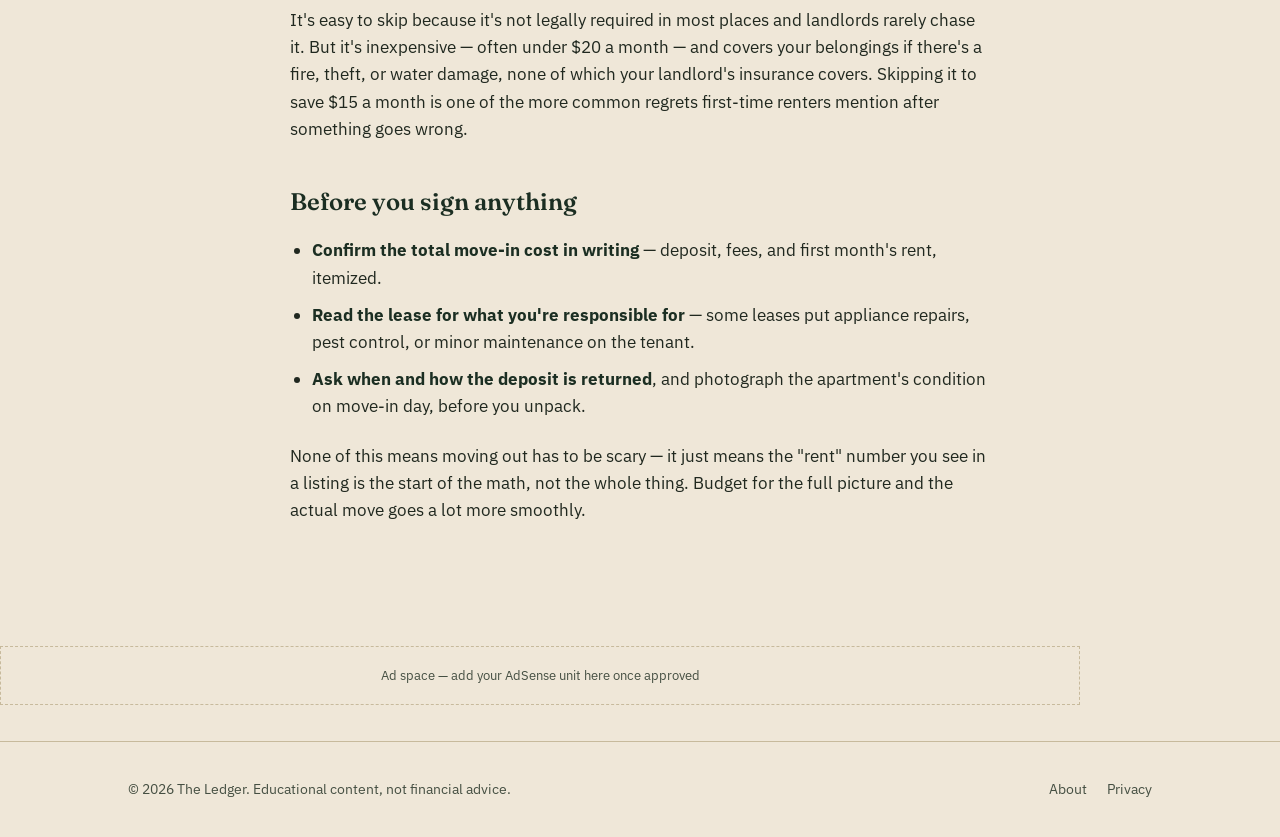
<file: first-apartment-savings.html>
<!DOCTYPE html>
<html lang="en">
<head>
<meta charset="UTF-8">
<meta name="viewport" content="width=device-width, initial-scale=1.0">
<title>How much to save before you move out — The Ledger</title>
<meta name="description" content="The real upfront and ongoing costs of moving into your first apartment, and how to budget for them.">
<link rel="stylesheet" href="../styles.css">
</head>
<body>

<header class="site">
  <div class="wrap nav">
    <a href="../index.html" class="brand">The <span>Ledger</span></a>
    <nav class="nav-links">
      <a href="../index.html">Home</a>
      <a href="../guides.html">Guides</a>
      <a href="../about.html">About</a>
    </nav>
  </div>
</header>

<div class="article-head">
  <div class="wrap">
    <div class="kicker">SAVING</div>
    <h1>How much to save before you move out</h1>
    <div class="meta">7 min read</div>
  </div>
</div>

<div class="article-body wrap">

<p>The monthly rent number is the one everyone budgets for. It's also the one that causes the fewest surprises. The costs that actually catch first-time renters off guard are the ones that hit all at once, in the first month, before you've even unpacked.</p>

<h2>The upfront costs, all at once</h2>
<ul>
  <li><strong>Security deposit.</strong> Typically one month's rent, sometimes more depending on your credit or the landlord's policy.</li>
  <li><strong>First month's rent</strong> (and sometimes last month's rent, paid in advance).</li>
  <li><strong>Application and background check fees.</strong> Usually $30–$75 per applicant, and you may pay this more than once if an application is rejected.</li>
  <li><strong>Broker's fee</strong>, in cities where these are common — this can be a full month's rent or more, paid to whoever helped you find the place.</li>
  <li><strong>Moving costs.</strong> A van rental, movers, or even just gas and pizza for friends who help.</li>
  <li><strong>Basic furniture and setup.</strong> A bed, at minimum. Kitchen basics. This adds up fast even buying used or secondhand.</li>
</ul>

<div class="callout">
On a $1,500/month apartment with a deposit and first month's rent, you could realistically need $3,500–$4,500 in cash before you've bought a single fork.
</div>

<h2>A simple way to estimate your number</h2>
<ol>
  <li><strong>Add up deposit + first month's rent</strong> (+ last month's, if required in your area).</li>
  <li><strong>Add a moving buffer</strong> — $200–$800 depending on distance and whether you're hiring movers.</li>
  <li><strong>Add a furniture/setup buffer</strong> — even $500–$1,000 covers the essentials if you shop secondhand.</li>
  <li><strong>Add one month of living expenses</strong> as a cushion, separate from your emergency fund, since your first paycheck in the new place might not land for weeks.</li>
</ol>

<h2>The ongoing cost people forget</h2>
<p>Rent is rarely the whole monthly number. Budget separately for utilities (electric, gas, water, internet), renters insurance (often $10–$20/month and worth every cent — see below), and any building fees not included in rent. As a starting estimate, add 10–15% on top of the listed rent to get a realistic "true monthly cost."</p>

<h2>Renters insurance is not optional</h2>
<p>It's easy to skip because it's not legally required in most places and landlords rarely chase it. But it's inexpensive — often under $20 a month — and covers your belongings if there's a fire, theft, or water damage, none of which your landlord's insurance covers. Skipping it to save $15 a month is one of the more common regrets first-time renters mention after something goes wrong.</p>

<h2>Before you sign anything</h2>
<ul>
  <li><strong>Confirm the total move-in cost in writing</strong> — deposit, fees, and first month's rent, itemized.</li>
  <li><strong>Read the lease for what you're responsible for</strong> — some leases put appliance repairs, pest control, or minor maintenance on the tenant.</li>
  <li><strong>Ask when and how the deposit is returned</strong>, and photograph the apartment's condition on move-in day, before you unpack.</li>
</ul>

<p>None of this means moving out has to be scary — it just means the "rent" number you see in a listing is the start of the math, not the whole thing. Budget for the full picture and the actual move goes a lot more smoothly.</p>

</div>

<div class="ad-slot wrap">Ad space — add your AdSense unit here once approved</div>

<footer class="site">
  <div class="wrap footer-row">
    <div class="fine">© 2026 The Ledger. Educational content, not financial advice.</div>
    <div class="footer-links">
      <a href="../about.html">About</a>
      <a href="../privacy.html">Privacy</a>
    </div>
  </div>
</footer>

</body>
</html>
</file>
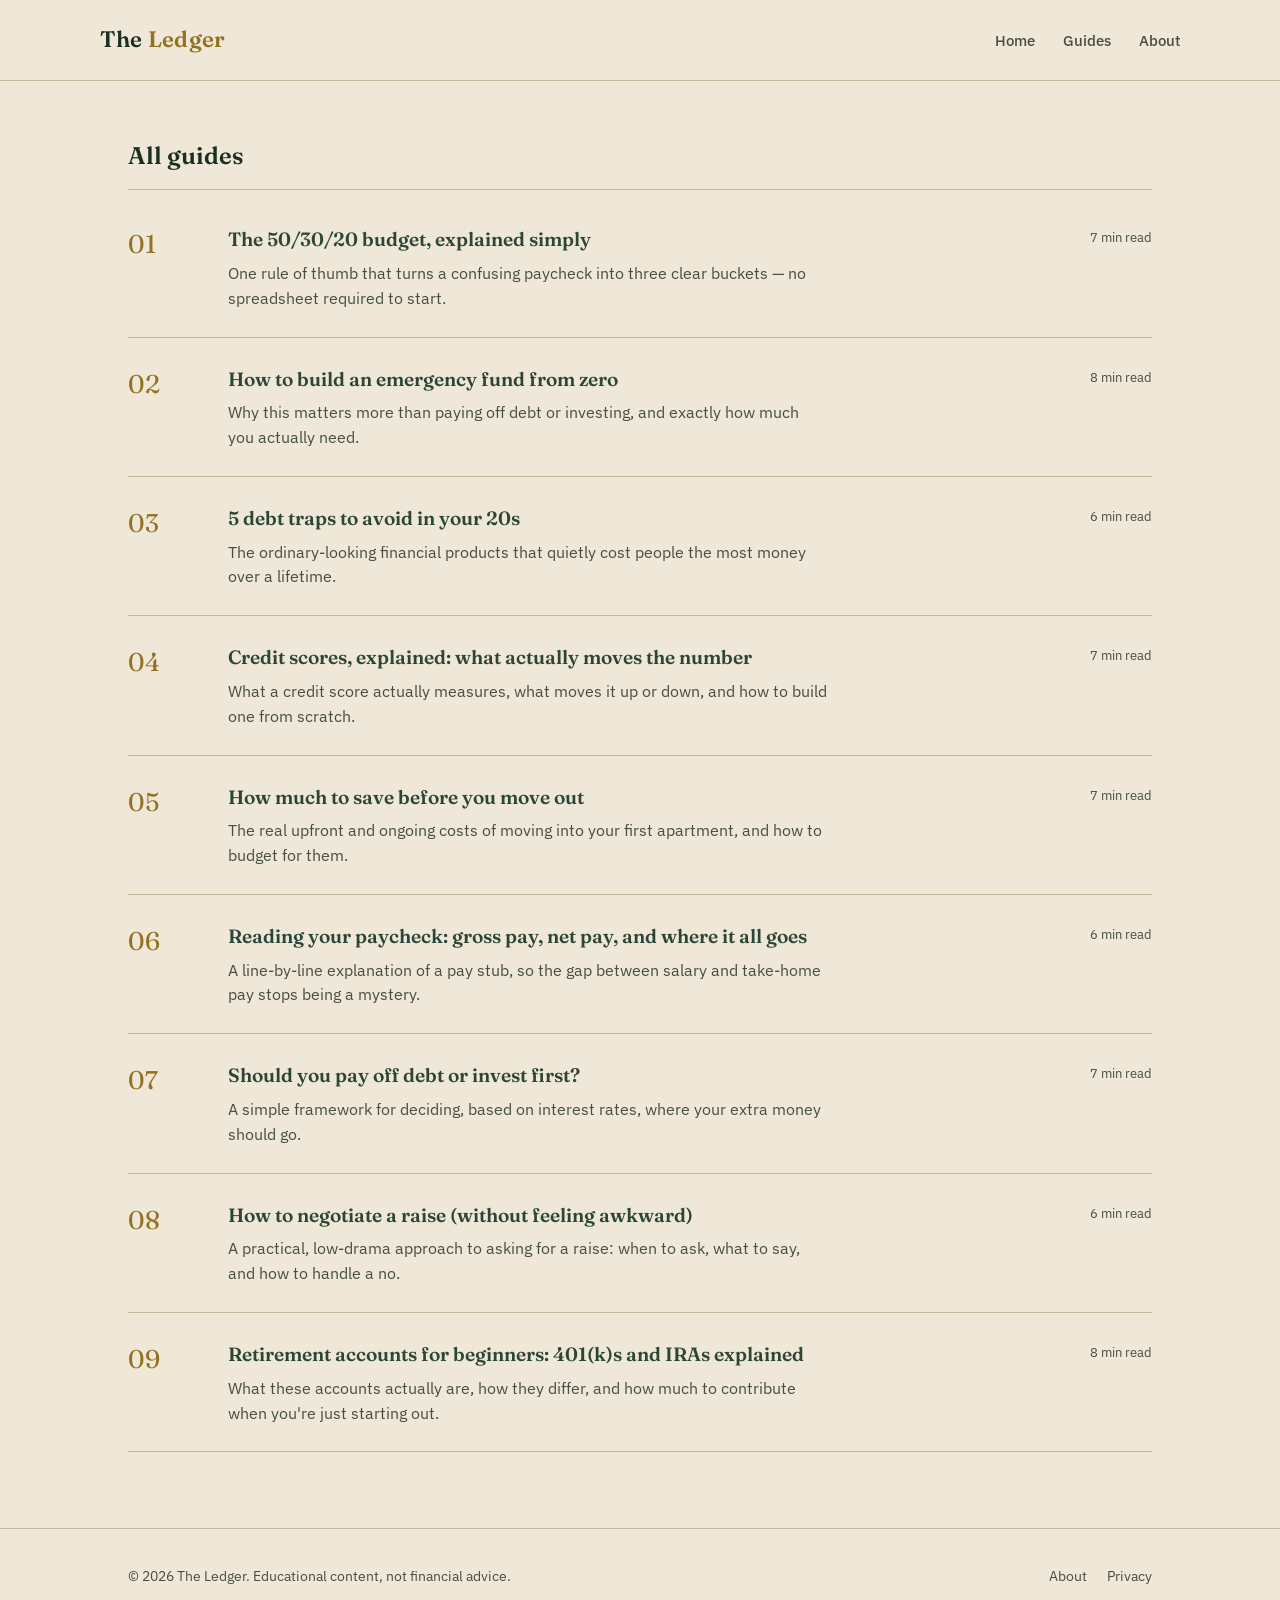
<file: guides.html>
<!DOCTYPE html>
<html lang="en">
<head>
<meta charset="UTF-8">
<meta name="viewport" content="width=device-width, initial-scale=1.0">
<title>Guides — The Ledger</title>
<meta name="description" content="All guides on budgeting, saving, and debt from The Ledger.">
<link rel="stylesheet" href="styles.css">
</head>
<body>

<header class="site">
  <div class="wrap nav">
    <a href="index.html" class="brand">The <span>Ledger</span></a>
    <nav class="nav-links">
      <a href="index.html">Home</a>
      <a href="guides.html">Guides</a>
      <a href="about.html">About</a>
    </nav>
  </div>
</header>

<section class="section">
  <div class="wrap">
    <div class="section-head">
      <h2>All guides</h2>
    </div>

    <div class="guide-row">
      <div class="num">01</div>
      <div>
        <h3><a href="articles/50-30-20-budget.html">The 50/30/20 budget, explained simply</a></h3>
        <p>One rule of thumb that turns a confusing paycheck into three clear buckets — no spreadsheet required to start.</p>
      </div>
      <div class="tag">7 min read</div>
    </div>

    <div class="guide-row">
      <div class="num">02</div>
      <div>
        <h3><a href="articles/emergency-fund.html">How to build an emergency fund from zero</a></h3>
        <p>Why this matters more than paying off debt or investing, and exactly how much you actually need.</p>
      </div>
      <div class="tag">8 min read</div>
    </div>

    <div class="guide-row">
      <div class="num">03</div>
      <div>
        <h3><a href="articles/debt-traps.html">5 debt traps to avoid in your 20s</a></h3>
        <p>The ordinary-looking financial products that quietly cost people the most money over a lifetime.</p>
      </div>
      <div class="tag">6 min read</div>
    </div>

    <div class="guide-row">
      <div class="num">04</div>
      <div>
        <h3><a href="articles/credit-score-basics.html">Credit scores, explained: what actually moves the number</a></h3>
        <p>What a credit score actually measures, what moves it up or down, and how to build one from scratch.</p>
      </div>
      <div class="tag">7 min read</div>
    </div>

    <div class="guide-row">
      <div class="num">05</div>
      <div>
        <h3><a href="articles/first-apartment-savings.html">How much to save before you move out</a></h3>
        <p>The real upfront and ongoing costs of moving into your first apartment, and how to budget for them.</p>
      </div>
      <div class="tag">7 min read</div>
    </div>

    <div class="guide-row">
      <div class="num">06</div>
      <div>
        <h3><a href="articles/paycheck-basics.html">Reading your paycheck: gross pay, net pay, and where it all goes</a></h3>
        <p>A line-by-line explanation of a pay stub, so the gap between salary and take-home pay stops being a mystery.</p>
      </div>
      <div class="tag">6 min read</div>
    </div>

    <div class="guide-row">
      <div class="num">07</div>
      <div>
        <h3><a href="articles/invest-or-pay-debt.html">Should you pay off debt or invest first?</a></h3>
        <p>A simple framework for deciding, based on interest rates, where your extra money should go.</p>
      </div>
      <div class="tag">7 min read</div>
    </div>

    <div class="guide-row">
      <div class="num">08</div>
      <div>
        <h3><a href="articles/negotiate-raise.html">How to negotiate a raise (without feeling awkward)</a></h3>
        <p>A practical, low-drama approach to asking for a raise: when to ask, what to say, and how to handle a no.</p>
      </div>
      <div class="tag">6 min read</div>
    </div>

    <div class="guide-row">
      <div class="num">09</div>
      <div>
        <h3><a href="articles/retirement-401k-basics.html">Retirement accounts for beginners: 401(k)s and IRAs explained</a></h3>
        <p>What these accounts actually are, how they differ, and how much to contribute when you're just starting out.</p>
      </div>
      <div class="tag">8 min read</div>
    </div>
  </div>
</section>

<footer class="site">
  <div class="wrap footer-row">
    <div class="fine">© 2026 The Ledger. Educational content, not financial advice.</div>
    <div class="footer-links">
      <a href="about.html">About</a>
      <a href="privacy.html">Privacy</a>
    </div>
  </div>
</footer>

</body>
</html>
</file>
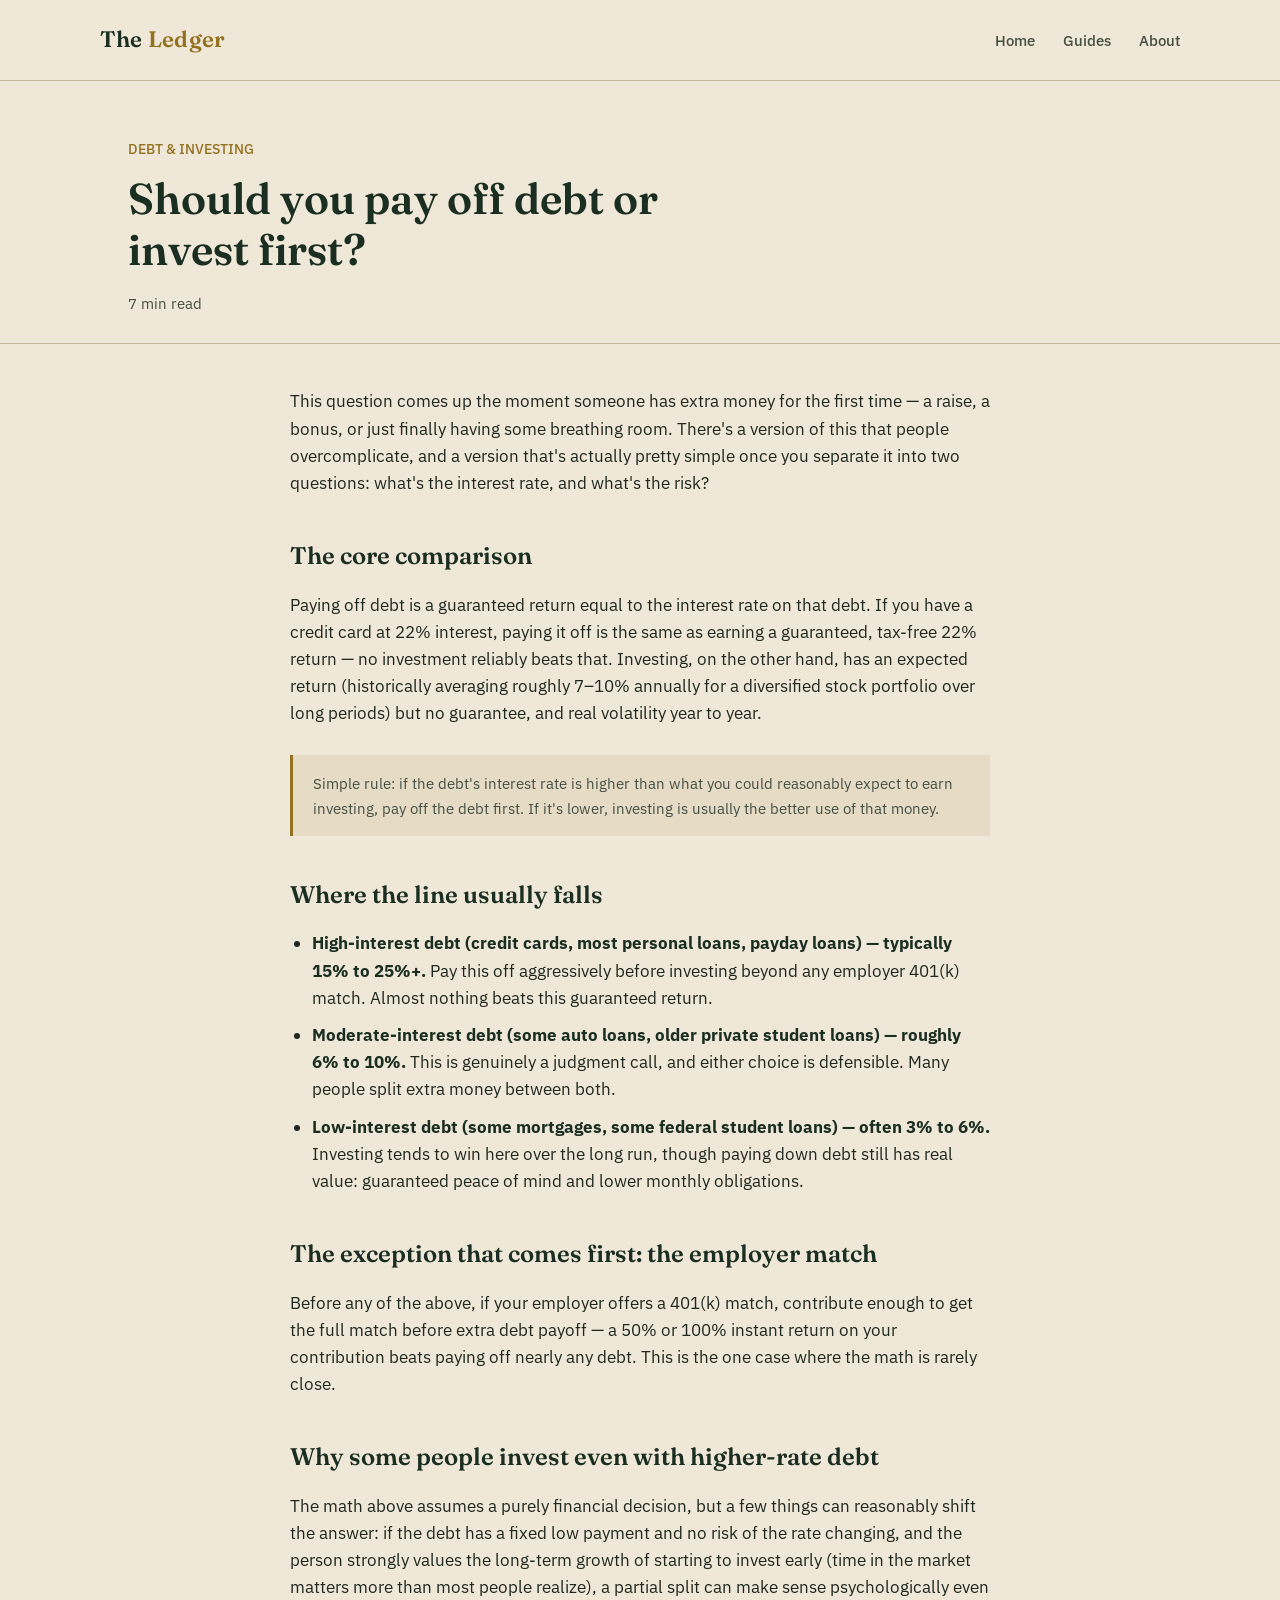
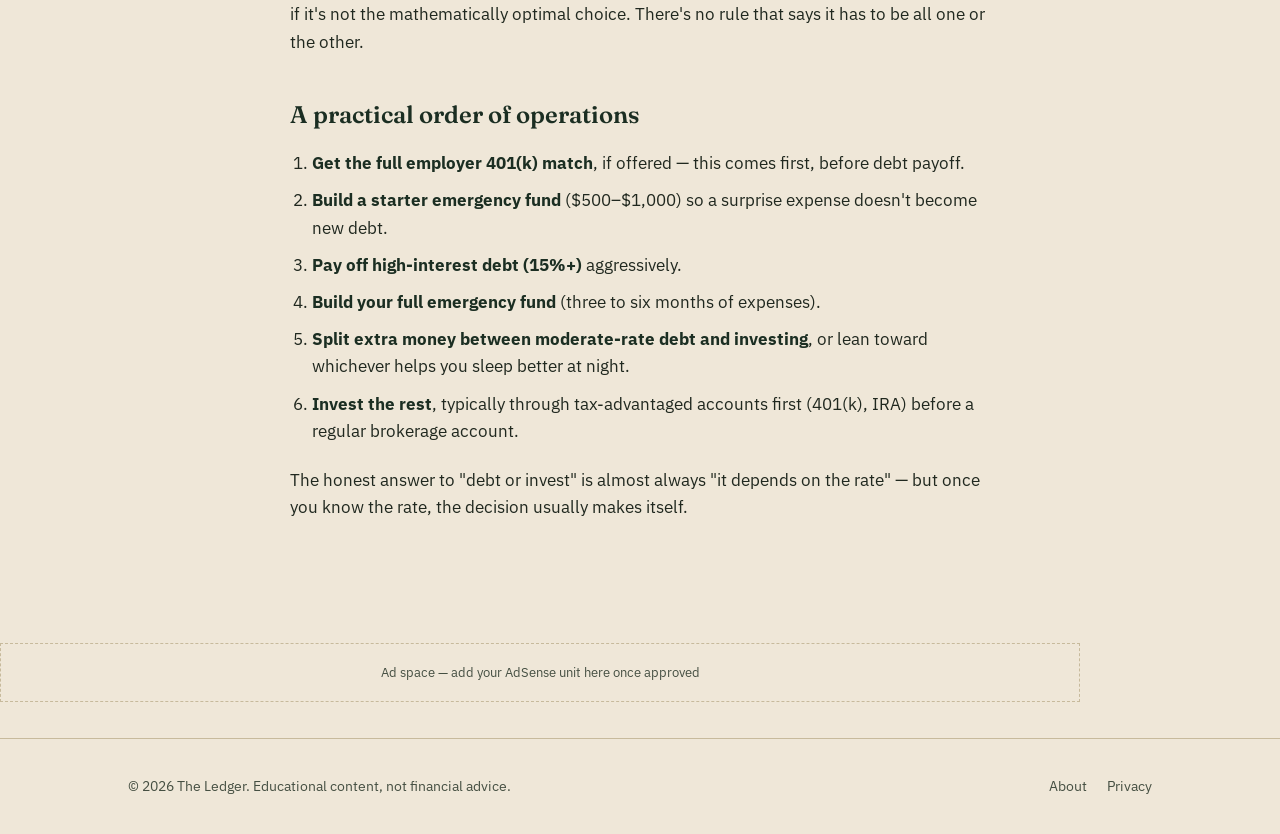
<file: invest-or-pay-debt.html>
<!DOCTYPE html>
<html lang="en">
<head>
<meta charset="UTF-8">
<meta name="viewport" content="width=device-width, initial-scale=1.0">
<title>Should you pay off debt or invest first? — The Ledger</title>
<meta name="description" content="A simple framework for deciding whether extra money should go toward debt payoff or investing, based on interest rates.">
<link rel="stylesheet" href="../styles.css">
</head>
<body>

<header class="site">
  <div class="wrap nav">
    <a href="../index.html" class="brand">The <span>Ledger</span></a>
    <nav class="nav-links">
      <a href="../index.html">Home</a>
      <a href="../guides.html">Guides</a>
      <a href="../about.html">About</a>
    </nav>
  </div>
</header>

<div class="article-head">
  <div class="wrap">
    <div class="kicker">DEBT & INVESTING</div>
    <h1>Should you pay off debt or invest first?</h1>
    <div class="meta">7 min read</div>
  </div>
</div>

<div class="article-body wrap">

<p>This question comes up the moment someone has extra money for the first time — a raise, a bonus, or just finally having some breathing room. There's a version of this that people overcomplicate, and a version that's actually pretty simple once you separate it into two questions: what's the interest rate, and what's the risk?</p>

<h2>The core comparison</h2>
<p>Paying off debt is a guaranteed return equal to the interest rate on that debt. If you have a credit card at 22% interest, paying it off is the same as earning a guaranteed, tax-free 22% return — no investment reliably beats that. Investing, on the other hand, has an expected return (historically averaging roughly 7–10% annually for a diversified stock portfolio over long periods) but no guarantee, and real volatility year to year.</p>

<div class="callout">
Simple rule: if the debt's interest rate is higher than what you could reasonably expect to earn investing, pay off the debt first. If it's lower, investing is usually the better use of that money.
</div>

<h2>Where the line usually falls</h2>
<ul>
  <li><strong>High-interest debt (credit cards, most personal loans, payday loans) — typically 15% to 25%+.</strong> Pay this off aggressively before investing beyond any employer 401(k) match. Almost nothing beats this guaranteed return.</li>
  <li><strong>Moderate-interest debt (some auto loans, older private student loans) — roughly 6% to 10%.</strong> This is genuinely a judgment call, and either choice is defensible. Many people split extra money between both.</li>
  <li><strong>Low-interest debt (some mortgages, some federal student loans) — often 3% to 6%.</strong> Investing tends to win here over the long run, though paying down debt still has real value: guaranteed peace of mind and lower monthly obligations.</li>
</ul>

<h2>The exception that comes first: the employer match</h2>
<p>Before any of the above, if your employer offers a 401(k) match, contribute enough to get the full match before extra debt payoff — a 50% or 100% instant return on your contribution beats paying off nearly any debt. This is the one case where the math is rarely close.</p>

<h2>Why some people invest even with higher-rate debt</h2>
<p>The math above assumes a purely financial decision, but a few things can reasonably shift the answer: if the debt has a fixed low payment and no risk of the rate changing, and the person strongly values the long-term growth of starting to invest early (time in the market matters more than most people realize), a partial split can make sense psychologically even if it's not the mathematically optimal choice. There's no rule that says it has to be all one or the other.</p>

<h2>A practical order of operations</h2>
<ol>
  <li><strong>Get the full employer 401(k) match</strong>, if offered — this comes first, before debt payoff.</li>
  <li><strong>Build a starter emergency fund</strong> ($500–$1,000) so a surprise expense doesn't become new debt.</li>
  <li><strong>Pay off high-interest debt (15%+)</strong> aggressively.</li>
  <li><strong>Build your full emergency fund</strong> (three to six months of expenses).</li>
  <li><strong>Split extra money between moderate-rate debt and investing</strong>, or lean toward whichever helps you sleep better at night.</li>
  <li><strong>Invest the rest</strong>, typically through tax-advantaged accounts first (401(k), IRA) before a regular brokerage account.</li>
</ol>

<p>The honest answer to "debt or invest" is almost always "it depends on the rate" — but once you know the rate, the decision usually makes itself.</p>

</div>

<div class="ad-slot wrap">Ad space — add your AdSense unit here once approved</div>

<footer class="site">
  <div class="wrap footer-row">
    <div class="fine">© 2026 The Ledger. Educational content, not financial advice.</div>
    <div class="footer-links">
      <a href="../about.html">About</a>
      <a href="../privacy.html">Privacy</a>
    </div>
  </div>
</footer>

</body>
</html>
</file>
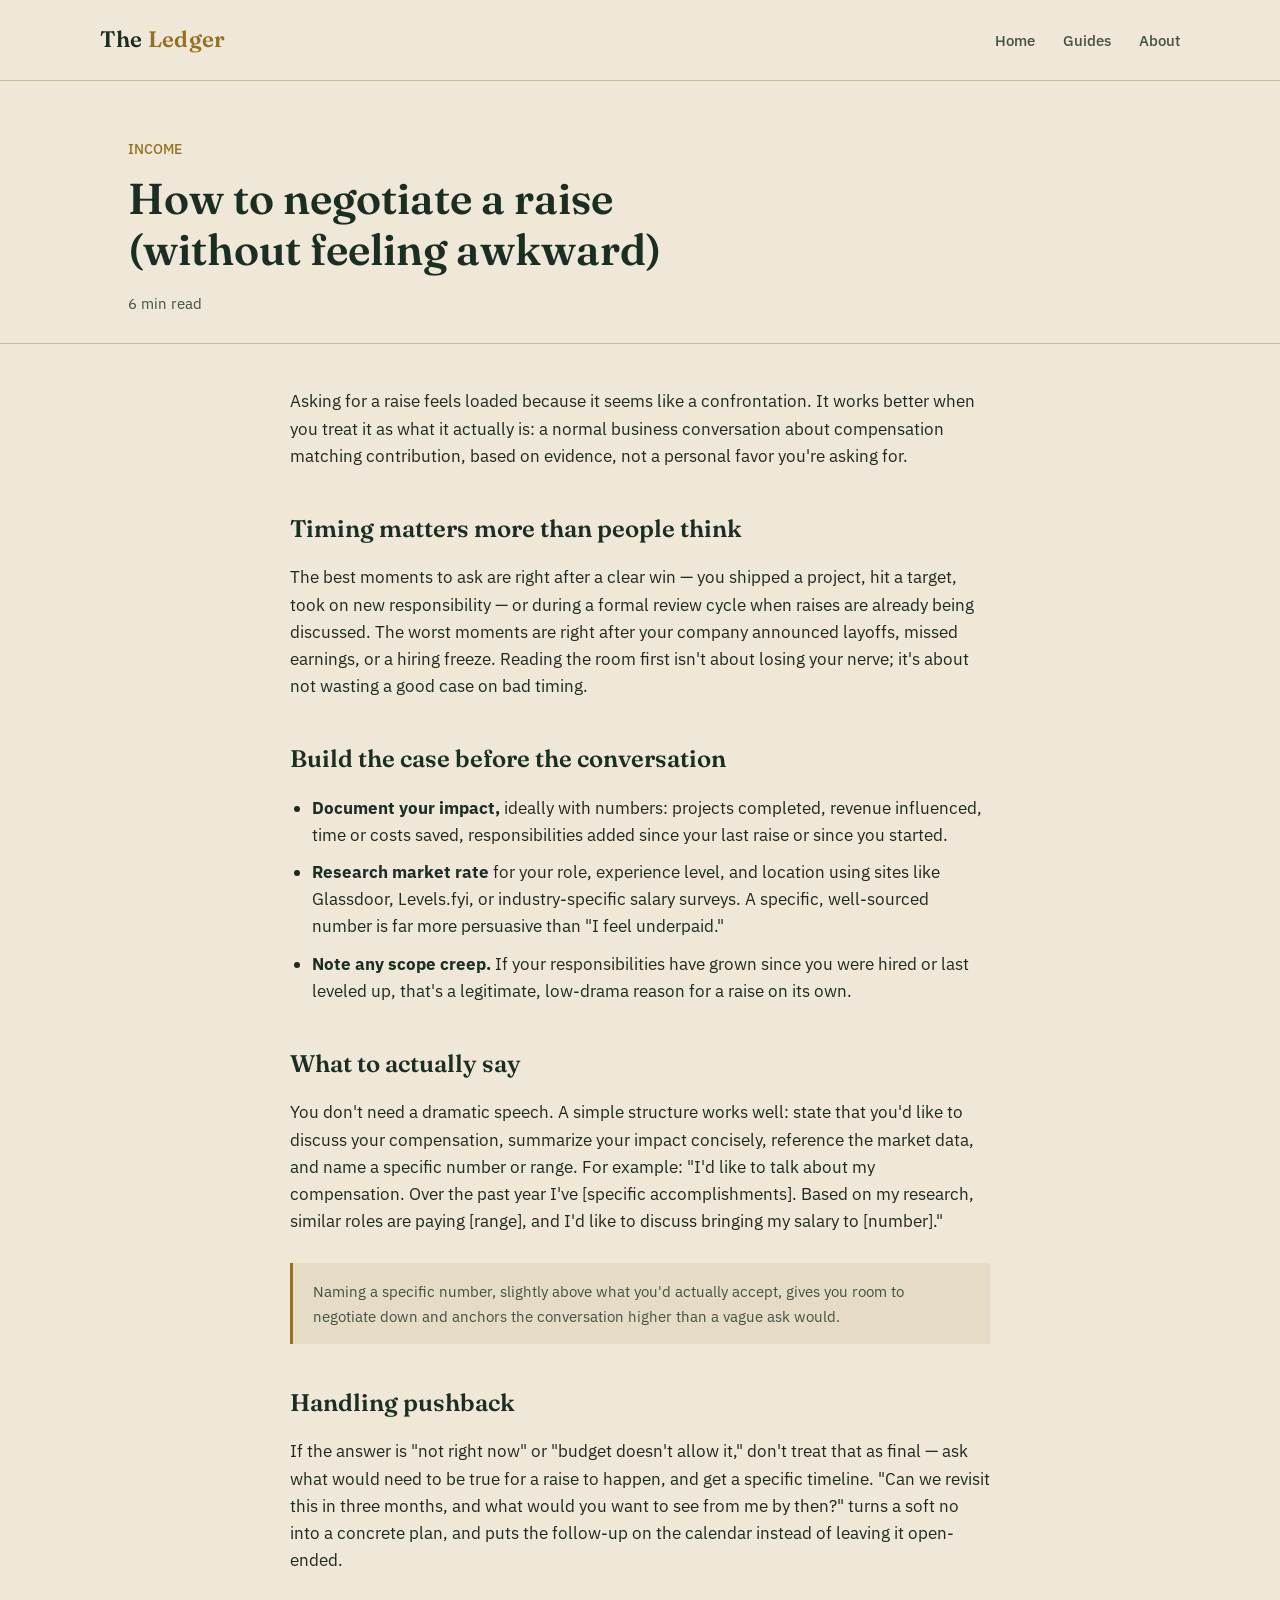
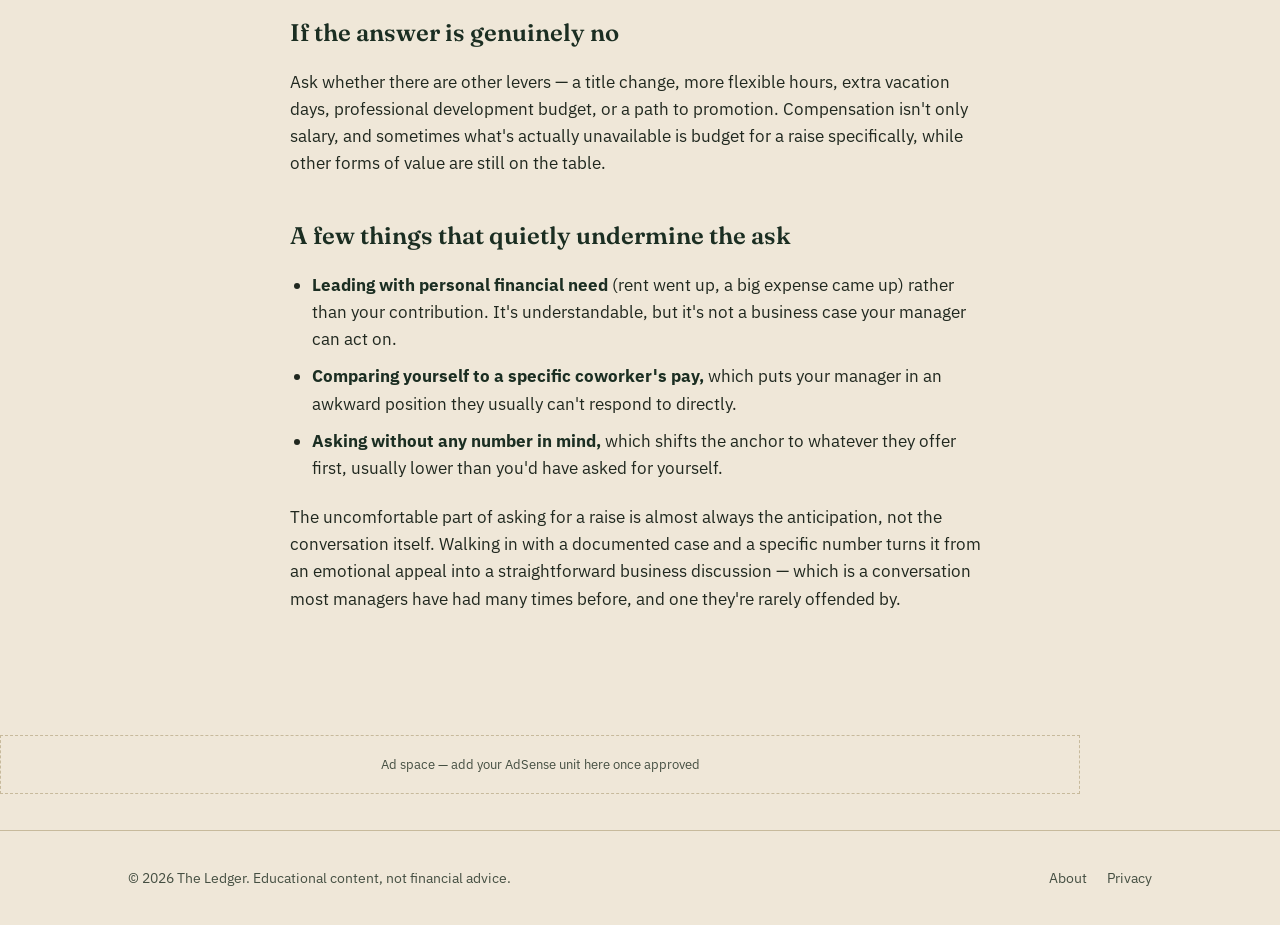
<file: negotiate-raise.html>
<!DOCTYPE html>
<html lang="en">
<head>
<meta charset="UTF-8">
<meta name="viewport" content="width=device-width, initial-scale=1.0">
<title>How to negotiate a raise (without feeling awkward) — The Ledger</title>
<meta name="description" content="A practical, low-drama approach to asking for a raise: when to ask, what to say, and how to handle a no.">
<link rel="stylesheet" href="../styles.css">
</head>
<body>

<header class="site">
  <div class="wrap nav">
    <a href="../index.html" class="brand">The <span>Ledger</span></a>
    <nav class="nav-links">
      <a href="../index.html">Home</a>
      <a href="../guides.html">Guides</a>
      <a href="../about.html">About</a>
    </nav>
  </div>
</header>

<div class="article-head">
  <div class="wrap">
    <div class="kicker">INCOME</div>
    <h1>How to negotiate a raise (without feeling awkward)</h1>
    <div class="meta">6 min read</div>
  </div>
</div>

<div class="article-body wrap">

<p>Asking for a raise feels loaded because it seems like a confrontation. It works better when you treat it as what it actually is: a normal business conversation about compensation matching contribution, based on evidence, not a personal favor you're asking for.</p>

<h2>Timing matters more than people think</h2>
<p>The best moments to ask are right after a clear win — you shipped a project, hit a target, took on new responsibility — or during a formal review cycle when raises are already being discussed. The worst moments are right after your company announced layoffs, missed earnings, or a hiring freeze. Reading the room first isn't about losing your nerve; it's about not wasting a good case on bad timing.</p>

<h2>Build the case before the conversation</h2>
<ul>
  <li><strong>Document your impact,</strong> ideally with numbers: projects completed, revenue influenced, time or costs saved, responsibilities added since your last raise or since you started.</li>
  <li><strong>Research market rate</strong> for your role, experience level, and location using sites like Glassdoor, Levels.fyi, or industry-specific salary surveys. A specific, well-sourced number is far more persuasive than "I feel underpaid."</li>
  <li><strong>Note any scope creep.</strong> If your responsibilities have grown since you were hired or last leveled up, that's a legitimate, low-drama reason for a raise on its own.</li>
</ul>

<h2>What to actually say</h2>
<p>You don't need a dramatic speech. A simple structure works well: state that you'd like to discuss your compensation, summarize your impact concisely, reference the market data, and name a specific number or range. For example: "I'd like to talk about my compensation. Over the past year I've [specific accomplishments]. Based on my research, similar roles are paying [range], and I'd like to discuss bringing my salary to [number]."</p>

<div class="callout">
Naming a specific number, slightly above what you'd actually accept, gives you room to negotiate down and anchors the conversation higher than a vague ask would.
</div>

<h2>Handling pushback</h2>
<p>If the answer is "not right now" or "budget doesn't allow it," don't treat that as final — ask what would need to be true for a raise to happen, and get a specific timeline. "Can we revisit this in three months, and what would you want to see from me by then?" turns a soft no into a concrete plan, and puts the follow-up on the calendar instead of leaving it open-ended.</p>

<h2>If the answer is genuinely no</h2>
<p>Ask whether there are other levers — a title change, more flexible hours, extra vacation days, professional development budget, or a path to promotion. Compensation isn't only salary, and sometimes what's actually unavailable is budget for a raise specifically, while other forms of value are still on the table.</p>

<h2>A few things that quietly undermine the ask</h2>
<ul>
  <li><strong>Leading with personal financial need</strong> (rent went up, a big expense came up) rather than your contribution. It's understandable, but it's not a business case your manager can act on.</li>
  <li><strong>Comparing yourself to a specific coworker's pay,</strong> which puts your manager in an awkward position they usually can't respond to directly.</li>
  <li><strong>Asking without any number in mind,</strong> which shifts the anchor to whatever they offer first, usually lower than you'd have asked for yourself.</li>
</ul>

<p>The uncomfortable part of asking for a raise is almost always the anticipation, not the conversation itself. Walking in with a documented case and a specific number turns it from an emotional appeal into a straightforward business discussion — which is a conversation most managers have had many times before, and one they're rarely offended by.</p>

</div>

<div class="ad-slot wrap">Ad space — add your AdSense unit here once approved</div>

<footer class="site">
  <div class="wrap footer-row">
    <div class="fine">© 2026 The Ledger. Educational content, not financial advice.</div>
    <div class="footer-links">
      <a href="../about.html">About</a>
      <a href="../privacy.html">Privacy</a>
    </div>
  </div>
</footer>

</body>
</html>
</file>
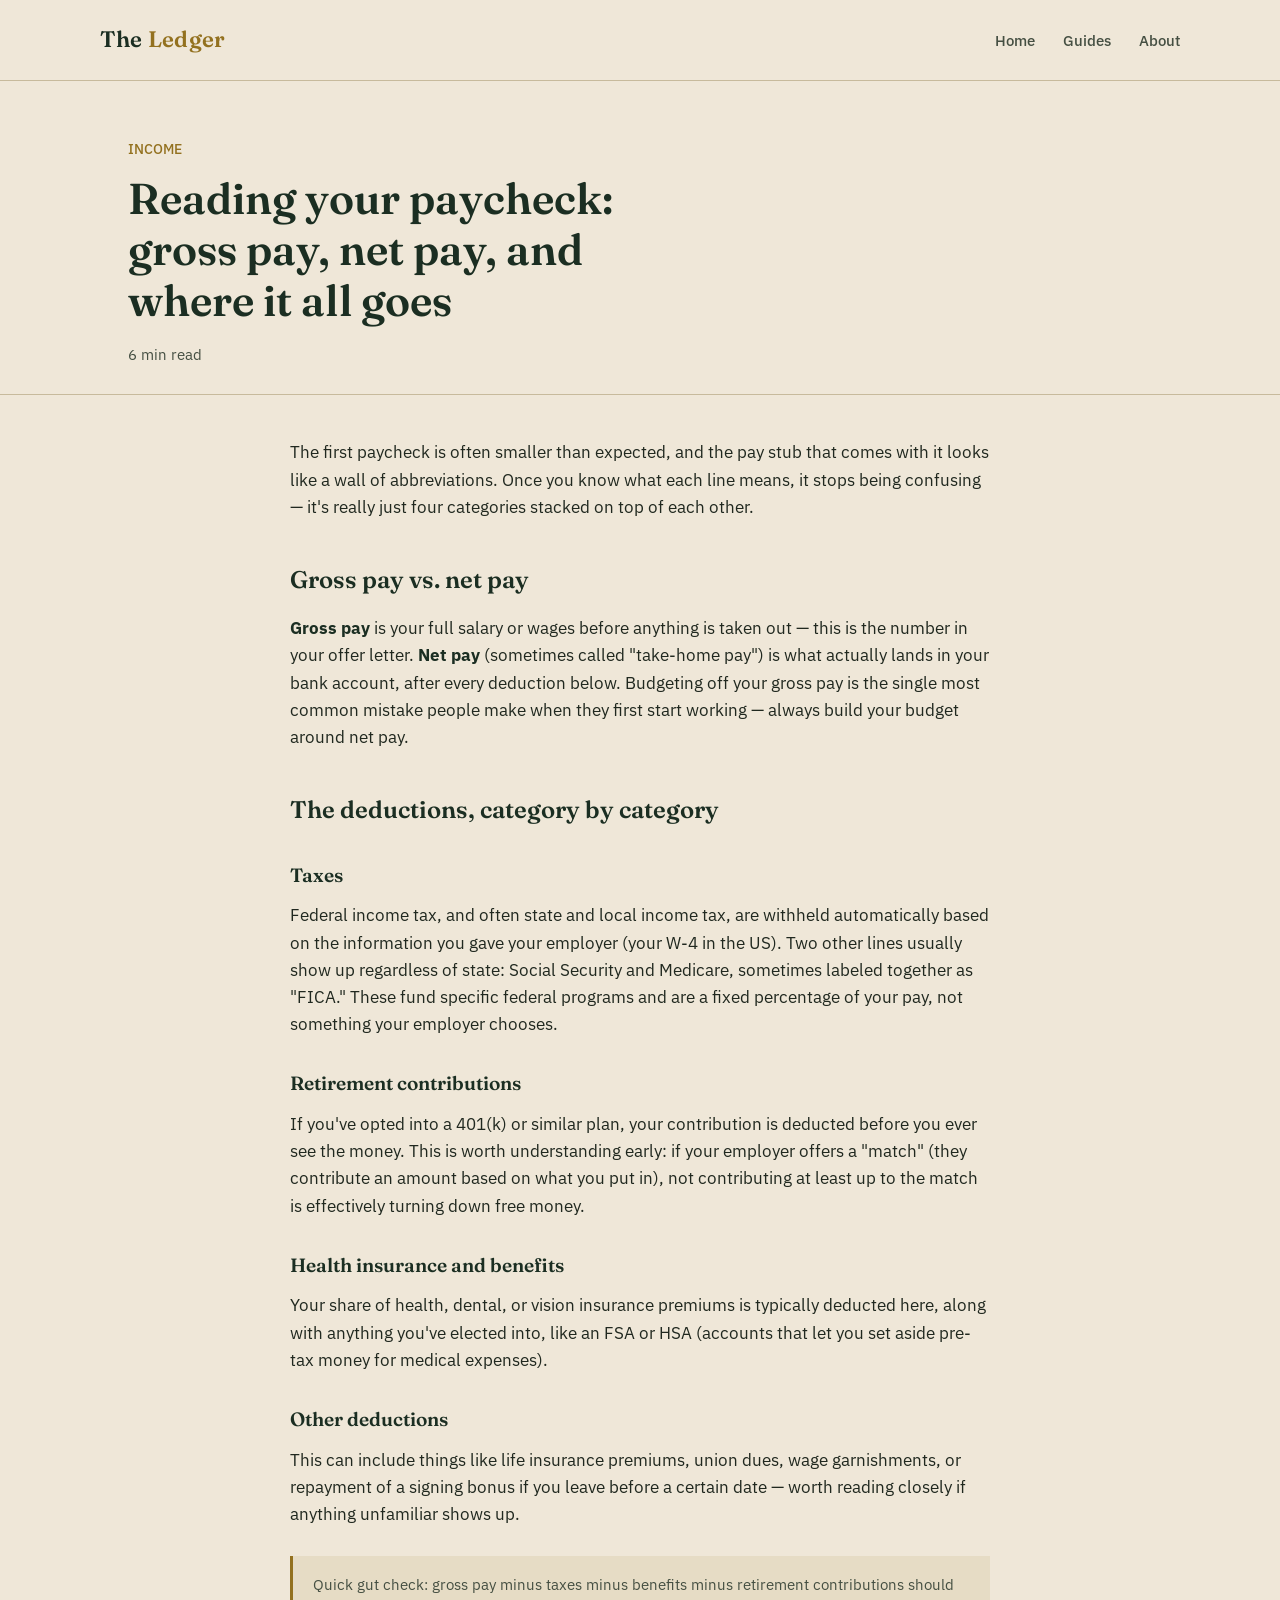
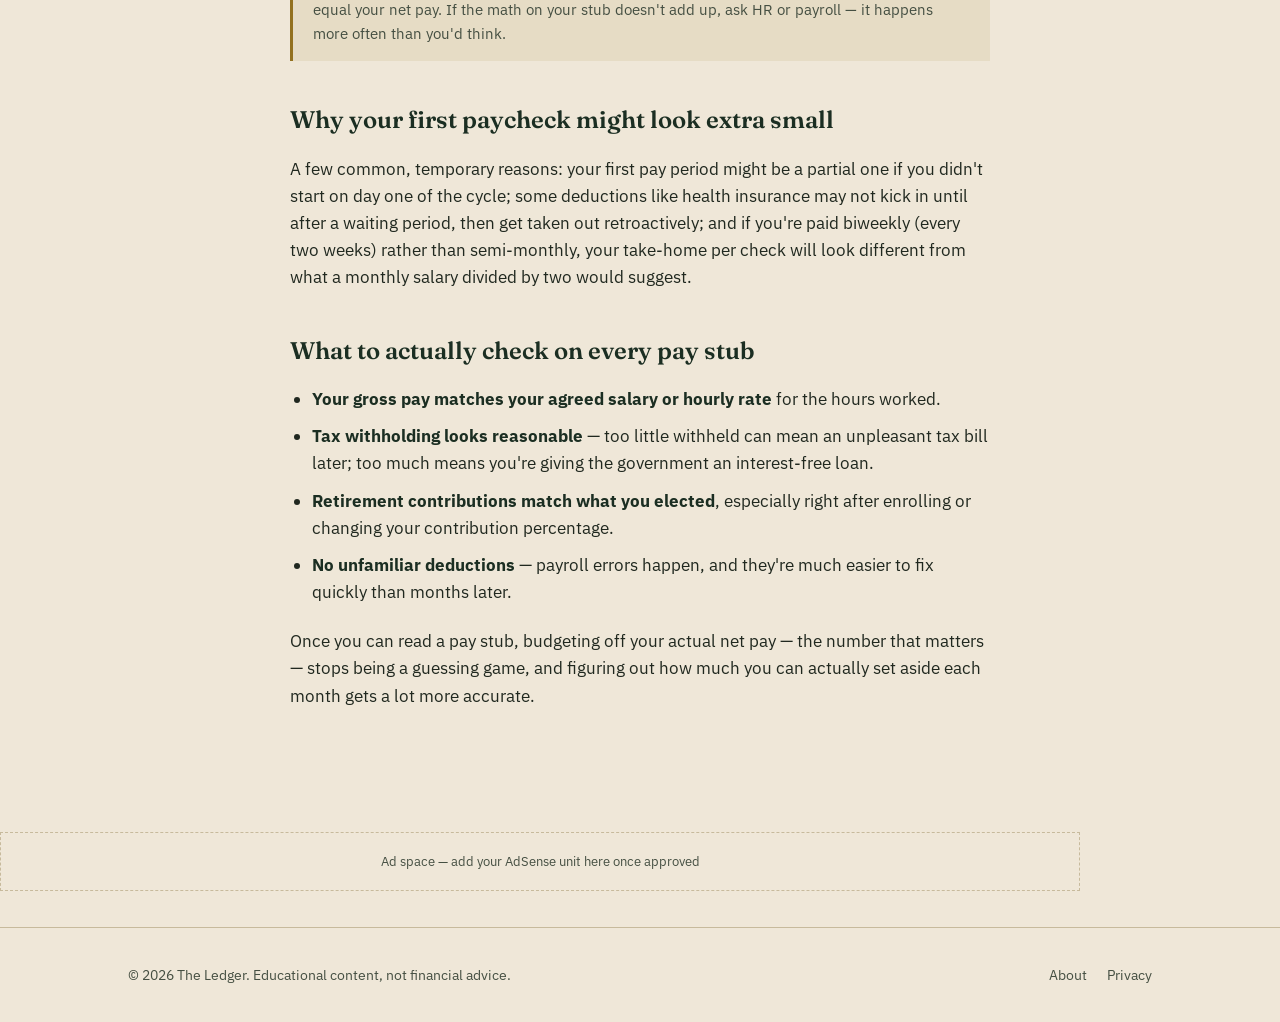
<file: paycheck-basics.html>
<!DOCTYPE html>
<html lang="en">
<head>
<meta charset="UTF-8">
<meta name="viewport" content="width=device-width, initial-scale=1.0">
<title>Reading your paycheck: gross pay, net pay, and where it all goes — The Ledger</title>
<meta name="description" content="A line-by-line explanation of a pay stub, so the gap between your salary and what actually lands in your account stops being a mystery.">
<link rel="stylesheet" href="../styles.css">
</head>
<body>

<header class="site">
  <div class="wrap nav">
    <a href="../index.html" class="brand">The <span>Ledger</span></a>
    <nav class="nav-links">
      <a href="../index.html">Home</a>
      <a href="../guides.html">Guides</a>
      <a href="../about.html">About</a>
    </nav>
  </div>
</header>

<div class="article-head">
  <div class="wrap">
    <div class="kicker">INCOME</div>
    <h1>Reading your paycheck: gross pay, net pay, and where it all goes</h1>
    <div class="meta">6 min read</div>
  </div>
</div>

<div class="article-body wrap">

<p>The first paycheck is often smaller than expected, and the pay stub that comes with it looks like a wall of abbreviations. Once you know what each line means, it stops being confusing — it's really just four categories stacked on top of each other.</p>

<h2>Gross pay vs. net pay</h2>
<p><strong>Gross pay</strong> is your full salary or wages before anything is taken out — this is the number in your offer letter. <strong>Net pay</strong> (sometimes called "take-home pay") is what actually lands in your bank account, after every deduction below. Budgeting off your gross pay is the single most common mistake people make when they first start working — always build your budget around net pay.</p>

<h2>The deductions, category by category</h2>

<h3>Taxes</h3>
<p>Federal income tax, and often state and local income tax, are withheld automatically based on the information you gave your employer (your W-4 in the US). Two other lines usually show up regardless of state: Social Security and Medicare, sometimes labeled together as "FICA." These fund specific federal programs and are a fixed percentage of your pay, not something your employer chooses.</p>

<h3>Retirement contributions</h3>
<p>If you've opted into a 401(k) or similar plan, your contribution is deducted before you ever see the money. This is worth understanding early: if your employer offers a "match" (they contribute an amount based on what you put in), not contributing at least up to the match is effectively turning down free money.</p>

<h3>Health insurance and benefits</h3>
<p>Your share of health, dental, or vision insurance premiums is typically deducted here, along with anything you've elected into, like an FSA or HSA (accounts that let you set aside pre-tax money for medical expenses).</p>

<h3>Other deductions</h3>
<p>This can include things like life insurance premiums, union dues, wage garnishments, or repayment of a signing bonus if you leave before a certain date — worth reading closely if anything unfamiliar shows up.</p>

<div class="callout">
Quick gut check: gross pay minus taxes minus benefits minus retirement contributions should equal your net pay. If the math on your stub doesn't add up, ask HR or payroll — it happens more often than you'd think.
</div>

<h2>Why your first paycheck might look extra small</h2>
<p>A few common, temporary reasons: your first pay period might be a partial one if you didn't start on day one of the cycle; some deductions like health insurance may not kick in until after a waiting period, then get taken out retroactively; and if you're paid biweekly (every two weeks) rather than semi-monthly, your take-home per check will look different from what a monthly salary divided by two would suggest.</p>

<h2>What to actually check on every pay stub</h2>
<ul>
  <li><strong>Your gross pay matches your agreed salary or hourly rate</strong> for the hours worked.</li>
  <li><strong>Tax withholding looks reasonable</strong> — too little withheld can mean an unpleasant tax bill later; too much means you're giving the government an interest-free loan.</li>
  <li><strong>Retirement contributions match what you elected</strong>, especially right after enrolling or changing your contribution percentage.</li>
  <li><strong>No unfamiliar deductions</strong> — payroll errors happen, and they're much easier to fix quickly than months later.</li>
</ul>

<p>Once you can read a pay stub, budgeting off your actual net pay — the number that matters — stops being a guessing game, and figuring out how much you can actually set aside each month gets a lot more accurate.</p>

</div>

<div class="ad-slot wrap">Ad space — add your AdSense unit here once approved</div>

<footer class="site">
  <div class="wrap footer-row">
    <div class="fine">© 2026 The Ledger. Educational content, not financial advice.</div>
    <div class="footer-links">
      <a href="../about.html">About</a>
      <a href="../privacy.html">Privacy</a>
    </div>
  </div>
</footer>

</body>
</html>
</file>
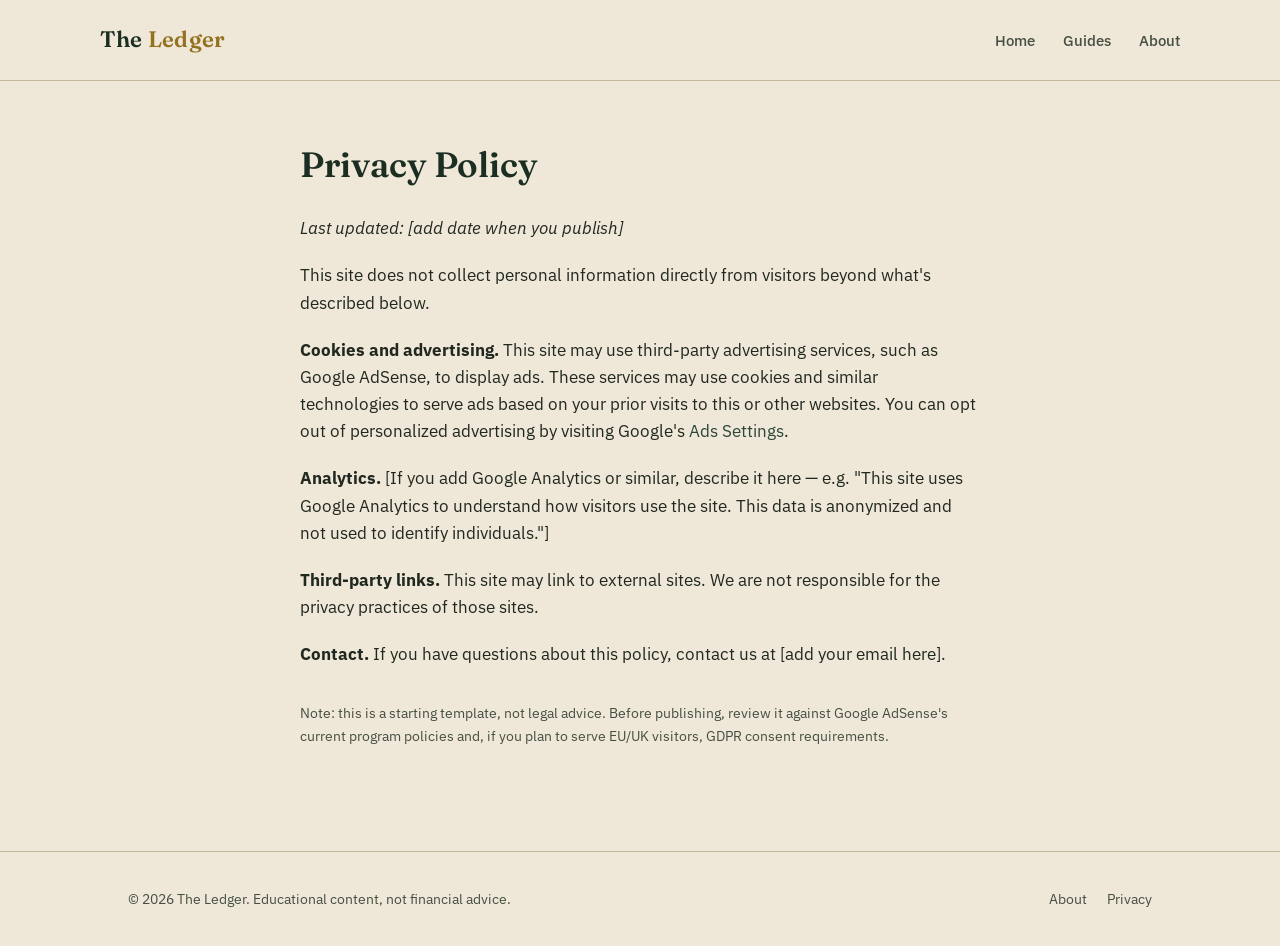
<file: privacy.html>
<!DOCTYPE html>
<html lang="en">
<head>
<meta charset="UTF-8">
<meta name="viewport" content="width=device-width, initial-scale=1.0">
<title>Privacy Policy — The Ledger</title>
<link rel="stylesheet" href="styles.css">
</head>
<body>

<header class="site">
  <div class="wrap nav">
    <a href="index.html" class="brand">The <span>Ledger</span></a>
    <nav class="nav-links">
      <a href="index.html">Home</a>
      <a href="guides.html">Guides</a>
      <a href="about.html">About</a>
    </nav>
  </div>
</header>

<div class="page-body wrap">
  <h1>Privacy Policy</h1>
  <p><em>Last updated: [add date when you publish]</em></p>

  <p>This site does not collect personal information directly from visitors beyond what's described below.</p>

  <p><strong>Cookies and advertising.</strong> This site may use third-party advertising services, such as Google AdSense, to display ads. These services may use cookies and similar technologies to serve ads based on your prior visits to this or other websites. You can opt out of personalized advertising by visiting Google's <a href="https://adssettings.google.com" target="_blank" rel="noopener">Ads Settings</a>.</p>

  <p><strong>Analytics.</strong> [If you add Google Analytics or similar, describe it here — e.g. "This site uses Google Analytics to understand how visitors use the site. This data is anonymized and not used to identify individuals."]</p>

  <p><strong>Third-party links.</strong> This site may link to external sites. We are not responsible for the privacy practices of those sites.</p>

  <p><strong>Contact.</strong> If you have questions about this policy, contact us at [add your email here].</p>

  <p style="margin-top:32px; font-size:0.9rem; color:var(--ink-soft);">Note: this is a starting template, not legal advice. Before publishing, review it against Google AdSense's current program policies and, if you plan to serve EU/UK visitors, GDPR consent requirements.</p>
</div>

<footer class="site">
  <div class="wrap footer-row">
    <div class="fine">© 2026 The Ledger. Educational content, not financial advice.</div>
    <div class="footer-links">
      <a href="about.html">About</a>
      <a href="privacy.html">Privacy</a>
    </div>
  </div>
</footer>

</body>
</html>
</file>
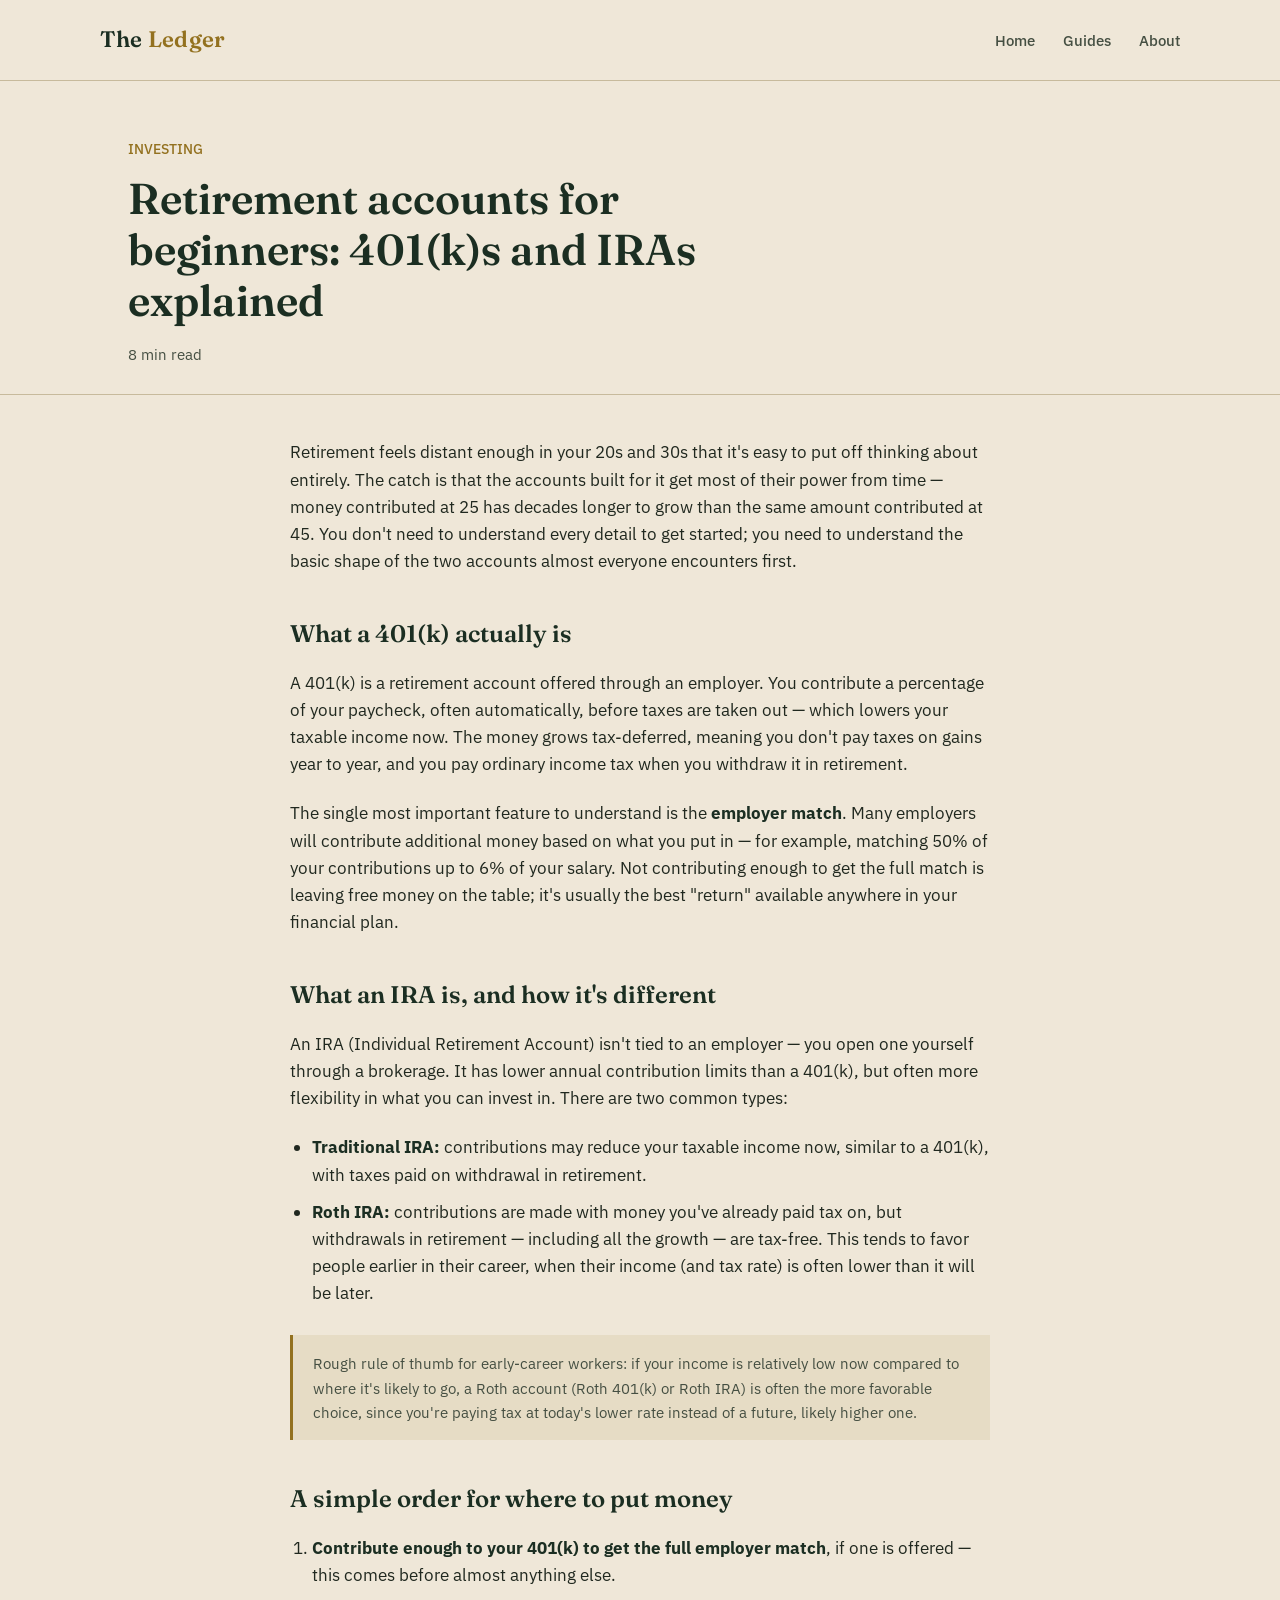
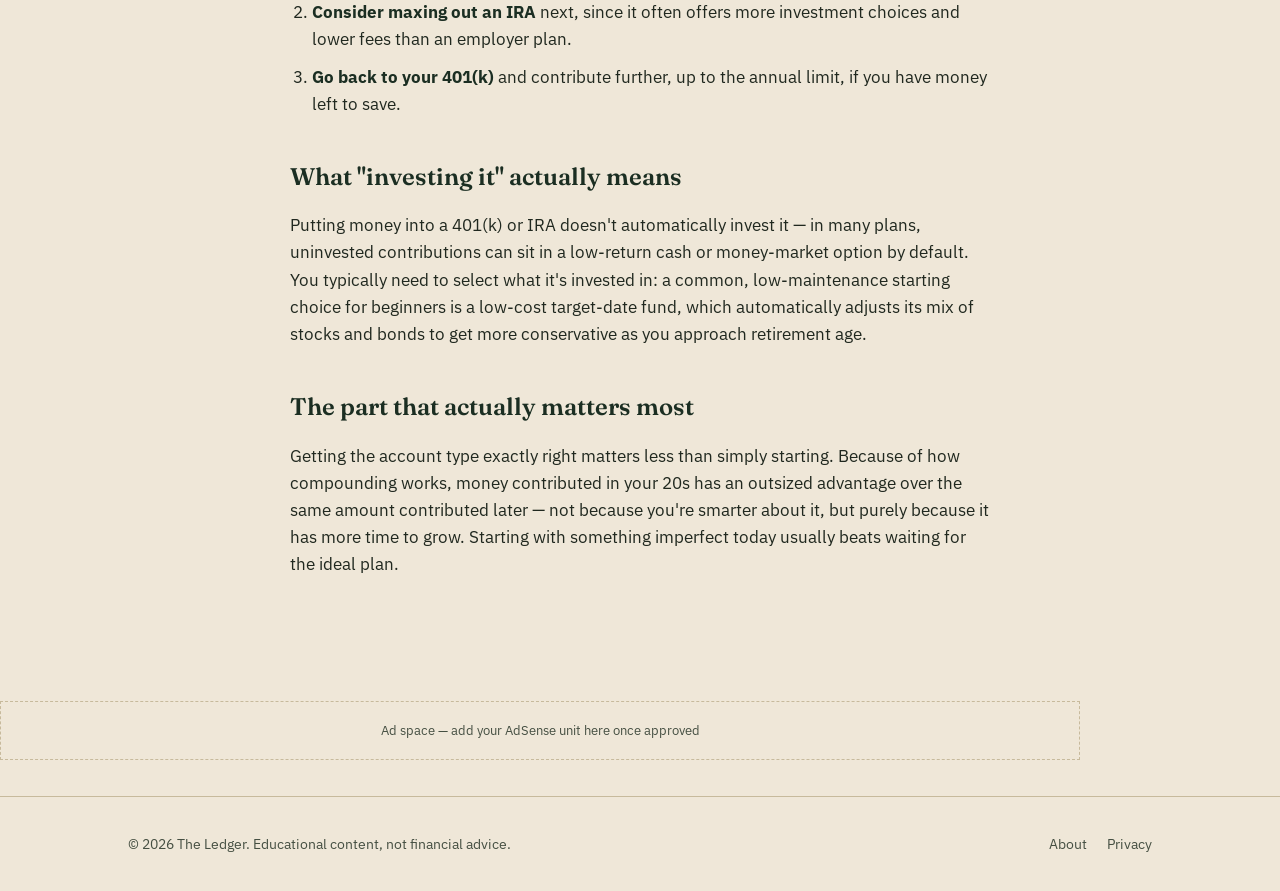
<file: retirement-401k-basics.html>
<!DOCTYPE html>
<html lang="en">
<head>
<meta charset="UTF-8">
<meta name="viewport" content="width=device-width, initial-scale=1.0">
<title>Retirement accounts for beginners: 401(k)s and IRAs explained — The Ledger</title>
<meta name="description" content="What a 401(k) and an IRA actually are, how they differ, and how much to contribute when you're just starting out.">
<link rel="stylesheet" href="../styles.css">
</head>
<body>

<header class="site">
  <div class="wrap nav">
    <a href="../index.html" class="brand">The <span>Ledger</span></a>
    <nav class="nav-links">
      <a href="../index.html">Home</a>
      <a href="../guides.html">Guides</a>
      <a href="../about.html">About</a>
    </nav>
  </div>
</header>

<div class="article-head">
  <div class="wrap">
    <div class="kicker">INVESTING</div>
    <h1>Retirement accounts for beginners: 401(k)s and IRAs explained</h1>
    <div class="meta">8 min read</div>
  </div>
</div>

<div class="article-body wrap">

<p>Retirement feels distant enough in your 20s and 30s that it's easy to put off thinking about entirely. The catch is that the accounts built for it get most of their power from time — money contributed at 25 has decades longer to grow than the same amount contributed at 45. You don't need to understand every detail to get started; you need to understand the basic shape of the two accounts almost everyone encounters first.</p>

<h2>What a 401(k) actually is</h2>
<p>A 401(k) is a retirement account offered through an employer. You contribute a percentage of your paycheck, often automatically, before taxes are taken out — which lowers your taxable income now. The money grows tax-deferred, meaning you don't pay taxes on gains year to year, and you pay ordinary income tax when you withdraw it in retirement.</p>

<p>The single most important feature to understand is the <strong>employer match</strong>. Many employers will contribute additional money based on what you put in — for example, matching 50% of your contributions up to 6% of your salary. Not contributing enough to get the full match is leaving free money on the table; it's usually the best "return" available anywhere in your financial plan.</p>

<h2>What an IRA is, and how it's different</h2>
<p>An IRA (Individual Retirement Account) isn't tied to an employer — you open one yourself through a brokerage. It has lower annual contribution limits than a 401(k), but often more flexibility in what you can invest in. There are two common types:</p>
<ul>
  <li><strong>Traditional IRA:</strong> contributions may reduce your taxable income now, similar to a 401(k), with taxes paid on withdrawal in retirement.</li>
  <li><strong>Roth IRA:</strong> contributions are made with money you've already paid tax on, but withdrawals in retirement — including all the growth — are tax-free. This tends to favor people earlier in their career, when their income (and tax rate) is often lower than it will be later.</li>
</ul>

<div class="callout">
Rough rule of thumb for early-career workers: if your income is relatively low now compared to where it's likely to go, a Roth account (Roth 401(k) or Roth IRA) is often the more favorable choice, since you're paying tax at today's lower rate instead of a future, likely higher one.
</div>

<h2>A simple order for where to put money</h2>
<ol>
  <li><strong>Contribute enough to your 401(k) to get the full employer match</strong>, if one is offered — this comes before almost anything else.</li>
  <li><strong>Consider maxing out an IRA</strong> next, since it often offers more investment choices and lower fees than an employer plan.</li>
  <li><strong>Go back to your 401(k)</strong> and contribute further, up to the annual limit, if you have money left to save.</li>
</ol>

<h2>What "investing it" actually means</h2>
<p>Putting money into a 401(k) or IRA doesn't automatically invest it — in many plans, uninvested contributions can sit in a low-return cash or money-market option by default. You typically need to select what it's invested in: a common, low-maintenance starting choice for beginners is a low-cost target-date fund, which automatically adjusts its mix of stocks and bonds to get more conservative as you approach retirement age.</p>

<h2>The part that actually matters most</h2>
<p>Getting the account type exactly right matters less than simply starting. Because of how compounding works, money contributed in your 20s has an outsized advantage over the same amount contributed later — not because you're smarter about it, but purely because it has more time to grow. Starting with something imperfect today usually beats waiting for the ideal plan.</p>

</div>

<div class="ad-slot wrap">Ad space — add your AdSense unit here once approved</div>

<footer class="site">
  <div class="wrap footer-row">
    <div class="fine">© 2026 The Ledger. Educational content, not financial advice.</div>
    <div class="footer-links">
      <a href="../about.html">About</a>
      <a href="../privacy.html">Privacy</a>
    </div>
  </div>
</footer>

</body>
</html>
</file>
<file: styles.css>
@import url('https://fonts.googleapis.com/css2?family=Fraunces:ital,opsz,wght@0,9..144,400..700;1,9..144,400..600&family=IBM+Plex+Sans:wght@400;500;600&display=swap');

:root{
  --paper: #EFE7D8;
  --paper-2: #E6DCC5;
  --ink: #20281F;
  --ink-soft: #454F42;
  --forest: #2B4636;
  --forest-dark: #1B2E22;
  --gold: #93711F;
  --line: #C7BA9C;
  --clay: #8B5E3C;
  --white: #FBF8F1;
  --max: 1080px;
}

*{ box-sizing:border-box; }
html{ scroll-behavior:smooth; }
body{
  margin:0;
  background:var(--paper);
  color:var(--ink);
  font-family:'IBM Plex Sans', sans-serif;
  font-size:17px;
  line-height:1.6;
}

h1,h2,h3,.serif{
  font-family:'Fraunces', serif;
  color:var(--forest-dark);
  font-weight:600;
  margin:0;
}

a{ color:var(--forest); text-decoration:none; }
a:hover{ text-decoration:underline; }
a:focus-visible, button:focus-visible{ outline:2px solid var(--gold); outline-offset:3px; }

.wrap{ max-width:var(--max); margin:0 auto; padding:0 28px; }

/* ---------- Header ---------- */
header.site{
  border-bottom:1px solid var(--line);
  background:var(--paper);
}
.nav{
  display:flex;
  align-items:center;
  justify-content:space-between;
  padding:22px 0;
}
.brand{
  font-family:'Fraunces', serif;
  font-size:1.4rem;
  font-weight:600;
  color:var(--forest-dark);
  letter-spacing:0.01em;
}
.brand span{ color:var(--gold); }
.nav-links{ display:flex; gap:28px; }
.nav-links a{
  color:var(--ink-soft);
  font-size:0.95rem;
  font-weight:500;
}
.nav-links a:hover{ color:var(--forest-dark); }

/* ---------- Hero ---------- */
.hero{
  padding:64px 0 56px;
  border-bottom:1px solid var(--line);
}
.hero-grid{
  display:grid;
  grid-template-columns:1.1fr 0.9fr;
  gap:56px;
  align-items:center;
}
.hero h1{
  font-size:clamp(2.2rem, 4vw, 3.1rem);
  line-height:1.15;
  max-width:11ch;
}
.hero p.lede{
  margin-top:20px;
  font-size:1.1rem;
  color:var(--ink-soft);
  max-width:46ch;
}
.hero .cta{
  display:inline-block;
  margin-top:28px;
  background:var(--forest-dark);
  color:var(--white);
  padding:13px 24px;
  border-radius:2px;
  font-weight:500;
  font-size:0.98rem;
}
.hero .cta:hover{ background:var(--forest); text-decoration:none; }

/* ---------- Ledger table (hero visual) ---------- */
.ledger{
  background:var(--white);
  border:1px solid var(--line);
  padding:22px 24px;
}
.ledger-title{
  font-size:0.78rem;
  color:var(--ink-soft);
  letter-spacing:0.02em;
  margin-bottom:14px;
}
.ledger-row{
  display:flex;
  justify-content:space-between;
  padding:9px 0;
  border-bottom:1px dashed var(--line);
  font-size:0.95rem;
}
.ledger-row:last-child{ border-bottom:none; }
.ledger-row .amt{ font-variant-numeric:tabular-nums; color:var(--ink-soft); }
.ledger-row.total{ font-weight:600; color:var(--forest-dark); border-top:1px solid var(--ink); border-bottom:none; padding-top:12px; margin-top:4px;}

/* ---------- Section: featured guides ---------- */
.section{ padding:56px 0; }
.section-head{
  display:flex;
  justify-content:space-between;
  align-items:baseline;
  border-bottom:1px solid var(--line);
  padding-bottom:14px;
  margin-bottom:8px;
}
.section-head h2{ font-size:1.5rem; }
.section-head a{ font-size:0.9rem; }

.guide-row{
  display:grid;
  grid-template-columns:80px 1fr auto;
  gap:20px;
  align-items:start;
  padding:26px 0;
  border-bottom:1px solid var(--line);
}
.guide-row .num{
  font-family:'Fraunces', serif;
  font-size:1.6rem;
  color:var(--gold);
}
.guide-row h3{ font-size:1.2rem; margin-bottom:6px; }
.guide-row p{ color:var(--ink-soft); margin:0; max-width:60ch; font-size:0.97rem; }
.guide-row .tag{
  font-size:0.8rem;
  color:var(--ink-soft);
  white-space:nowrap;
  padding-top:4px;
}

/* ---------- Footer ---------- */
footer.site{
  border-top:1px solid var(--line);
  padding:36px 0;
  margin-top:20px;
}
.footer-row{
  display:flex;
  justify-content:space-between;
  align-items:center;
  flex-wrap:wrap;
  gap:12px;
}
.footer-row .fine{ color:var(--ink-soft); font-size:0.88rem; }
.footer-links{ display:flex; gap:20px; }
.footer-links a{ color:var(--ink-soft); font-size:0.88rem; }

/* ---------- Article page ---------- */
.article-head{ padding:56px 0 28px; border-bottom:1px solid var(--line); }
.article-head .kicker{ color:var(--gold); font-size:0.9rem; font-weight:500; margin-bottom:14px; }
.article-head h1{ font-size:clamp(2rem, 4vw, 2.7rem); max-width:20ch; line-height:1.18; }
.article-head .meta{ margin-top:16px; color:var(--ink-soft); font-size:0.92rem; }

.article-body{ padding:44px 0 64px; max-width:70ch; }
.article-body p{ margin:0 0 22px; color:var(--ink); }
.article-body h2{ font-size:1.5rem; margin:40px 0 16px; }
.article-body h3{ font-size:1.2rem; margin:30px 0 12px; }
.article-body ol, .article-body ul{ padding-left:22px; margin:0 0 22px; color:var(--ink); }
.article-body li{ margin-bottom:10px; }
.article-body .callout{
  background:var(--paper-2);
  border-left:3px solid var(--gold);
  padding:16px 20px;
  margin:28px 0;
  font-size:0.95rem;
  color:var(--ink-soft);
}
.article-body strong{ color:var(--forest-dark); }

.ad-slot{
  border:1px dashed var(--line);
  color:var(--ink-soft);
  font-size:0.82rem;
  text-align:center;
  padding:18px;
  margin:36px 0;
}

/* ---------- Simple pages (about/privacy) ---------- */
.page-body{ padding:56px 0 64px; max-width:68ch; }
.page-body h1{ font-size:2.2rem; margin-bottom:22px; }
.page-body p{ margin:0 0 20px; color:var(--ink); }

/* ---------- Responsive ---------- */
@media (max-width:820px){
  .hero-grid{ grid-template-columns:1fr; gap:32px; }
  .nav-links{ gap:18px; }
  .guide-row{ grid-template-columns:44px 1fr; }
  .guide-row .tag{ display:none; }
}
@media (max-width:520px){
  .nav-links{ display:none; }
}
</file>
